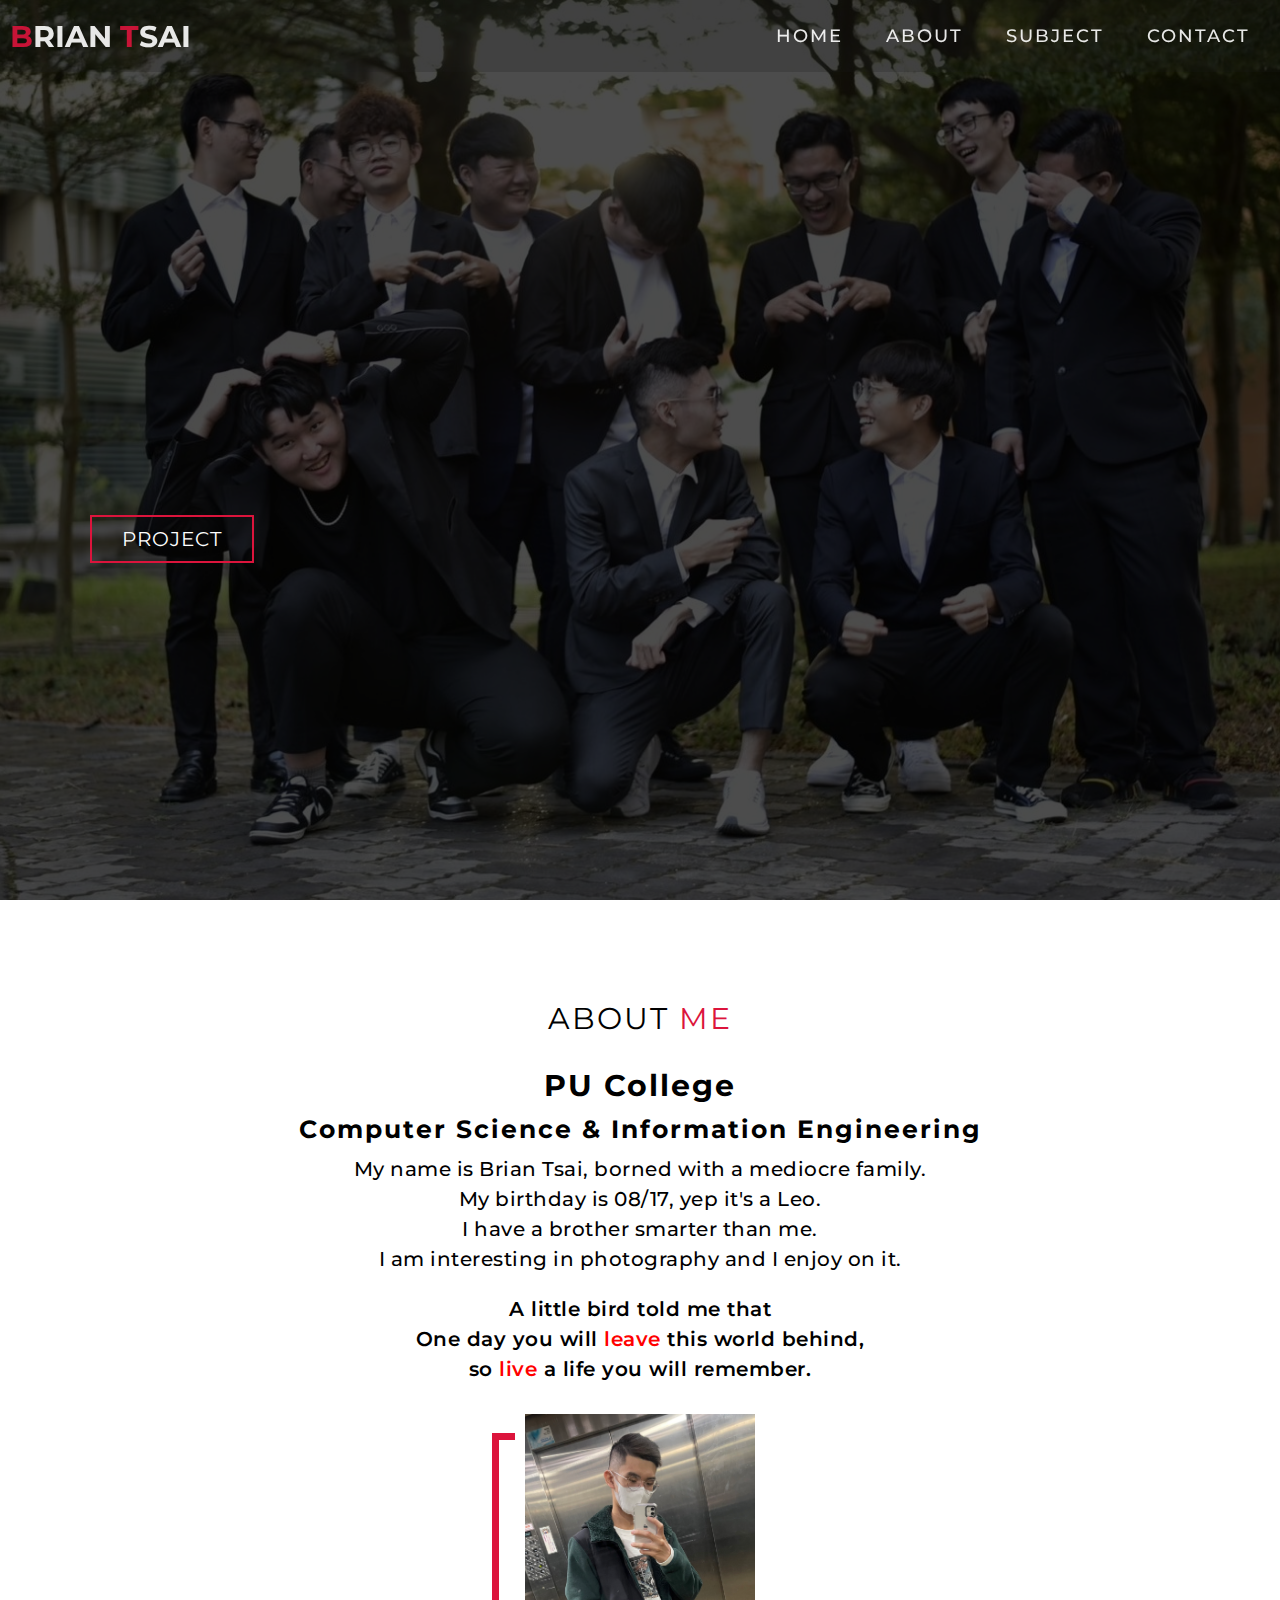
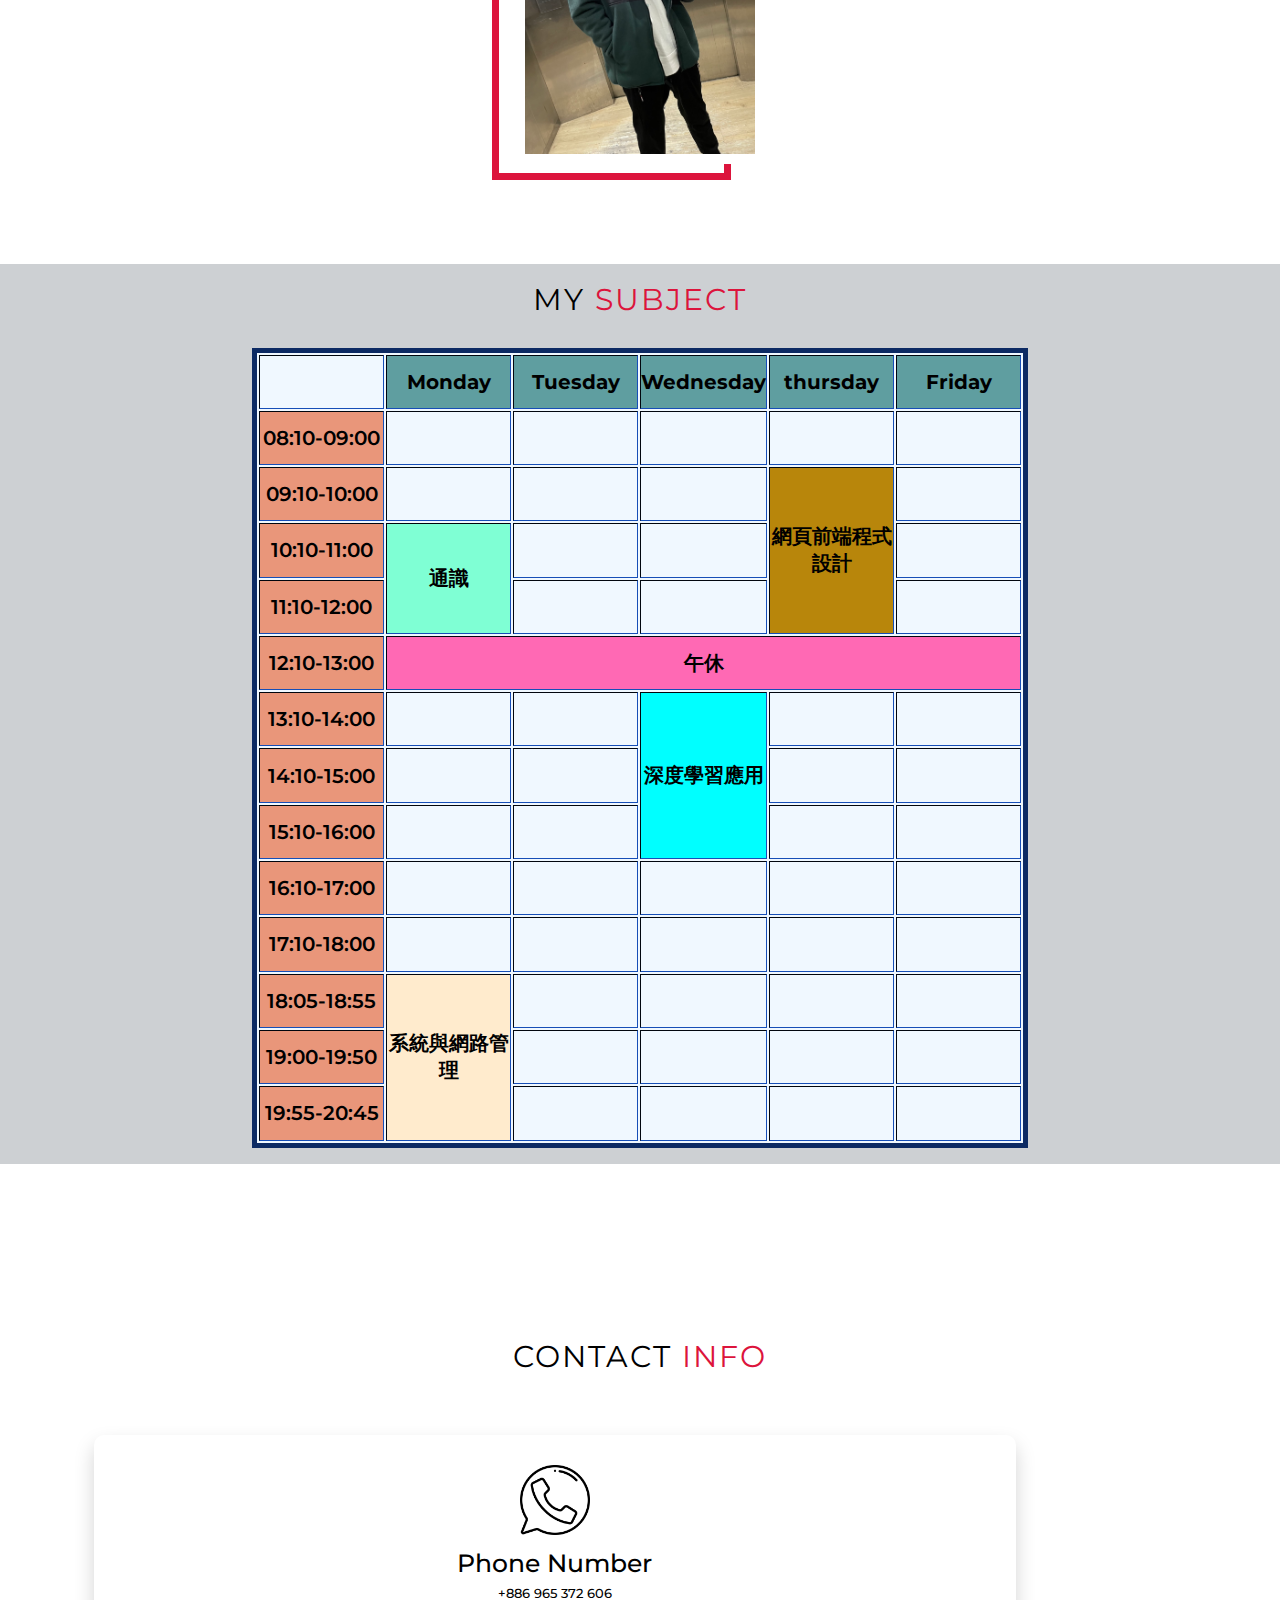
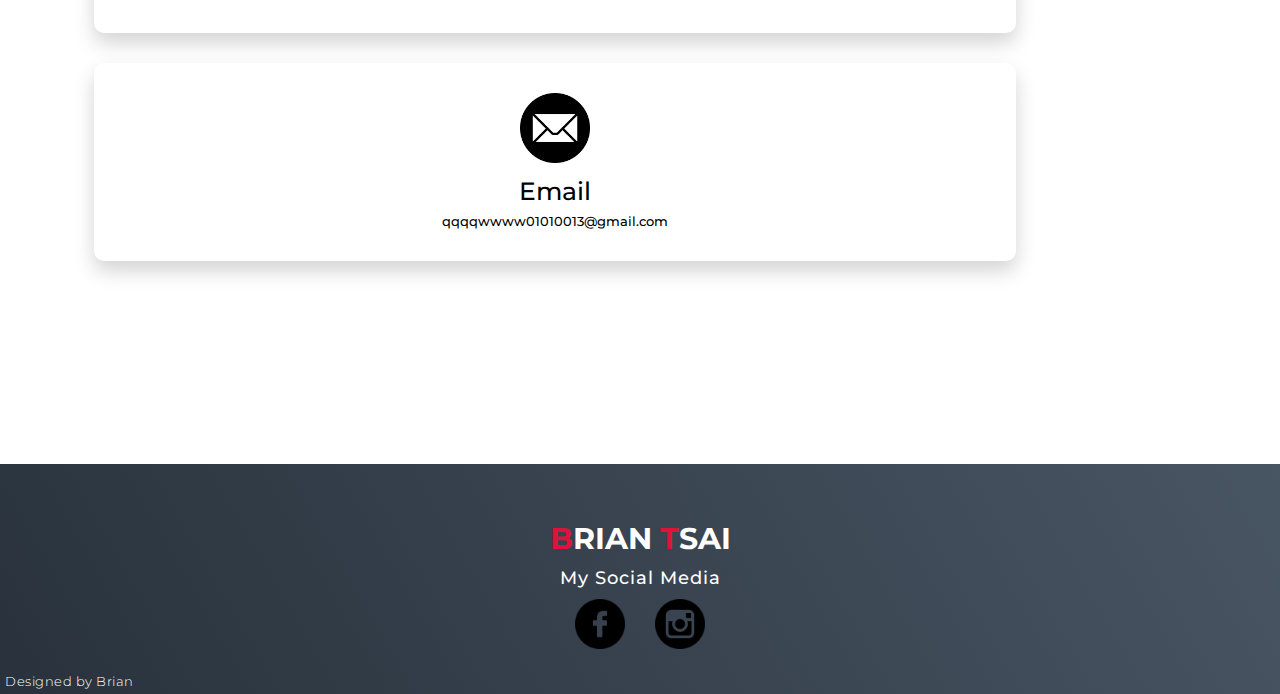
<file: personalWeb1/index.html>
<!DOCTYPE html>
<html lang="en">
<head>
    <meta charset="UTF-8">
    <meta http-equiv="X-UA-Compatible" content="IE=edge">
    <meta name="viewport" content="width=device-width, initial-scale=1.0">
    <script src="https://ajax.googleapis.com/ajax/libs/jquery/3.6.0/jquery.min.js"></script>
    <link rel="stylesheet" href="style.css">
    <title>My Website</title>
</head>

<body>
    <section class="headerSec">
        <div class="header container">
            <div class="nav-bar">
                <div class="brand">
                    <div class="logo">
                        <h1><span>B</span>rian <span>T</span>sai</h1>
                    </div>  
                </div>
                <div class="list">
                    <div class="rwd">
                        <div class="bar"></div>
                    </div>
                    <ul>
                        <li><a href="#main" data-after="Home">Home</a></li>
                        <li><a href="#about" data-after="About">About</a></li>
                        <li><a href="#subject" data-after="About">Subject</a></li>
                        <li><a href="#contact" data-after="Contact">Contact</a></li>
                    </ul>
                </div>
            </div>
        </div>
    </section>

    <section class="mainSec" id="main">
        <div class="main container">
            <div>
                <h1>Hello, <span></span></h1>
                <h1>My Name is <span></span></h1>
                <h1>Brian <span></span></h1>
                <a href="../index.html" target="_blank" type="button" class="cta">Project</a>
            </div>
        </div>
    </section>
    <section class="aboutSec" id="about">
        <div class="about container">
            <div class="col-left">
                <div class="about-img">
                    <img src="img/S__17965073.jpg" alt="My Photo">
                </div>
            </div>
            <div class="col-right">
                <h1 class="section-title">About <span>me</span></h1>
                <h2>PU College</h2>
                <h2 style="font-size: 25px">Computer Science & Information Engineering</h2>
                <p>My name is Brian Tsai, 
                    borned with a mediocre family.<br>
                    My birthday is 08/17, yep it's a Leo.<br>
                    I have a brother smarter than me.<br>
                    I am interesting in photography and I enjoy on it.<br>
                    <p style="font-weight: 600;">A little bird told me that<br>
                        One day you will <span style="color: red;">leave</span> this world behind,<br>
                        so <span style="color: red;">live</span> a life you will remember.</p>
                </p>
            </div>
        </div>
    </section>

    <section class="subjectSec" id="subject">
        <div class="subject container">
            <div>
                <h1 class="section-title">My <span>Subject</span></h1>
                <table class="subjectTab" border="2" align="center">
                    <tr class="weekdays">
                      <th style="width: 125px; height: 40px" class="blank"></th>
                      <th style="width: 125px">Monday</th>
                      <th style="width: 125px">Tuesday</th>
                      <th style="width: 125px">Wednesday</th>
                      <th style="width: 125px">thursday</th>
                      <th style="width: 125px">Friday</th>
                    </tr>
                    <tr>
                      <td style="height: 40px" class="time">08:10-09:00</td>
                      <td></td>
                      <td></td>
                      <td></td>
                      <td></td>
                      <td></td>
                    </tr>
                    <tr>
                      <td style="height: 40px" class="time">09:10-10:00</td>
                      <td></td>
                      <td></td>
                      <td></td>
                      <td rowspan="3" class="class4">網頁前端程式設計</td>
                      <td></td>
                    </tr>
                    <tr>
                      <td style="height: 40px" class="time">10:10-11:00</td>
                      <td rowspan="2" class="class1">通識</td>
                      <td></td>
                      <td></td>
                      <td></td>
                    </tr>
                    <tr>
                      <td style="height: 40px" class="time">11:10-12:00</td>
                      <td></td>
                      <td></td>
                      <td></td>
                    </tr>
                    <tr>
                      <td style="height: 40px" class="time">12:10-13:00</td>
                      <td colspan="5" class="noon">午休</td>
                    </tr>
                    <tr>
                      <td style="height: 40px" class="time">13:10-14:00</td>
                      <td></td>
                      <td></td>
                      <td rowspan="3" class="class2">深度學習應用</td>
                      <td></td>
                      <td></td>
                    </tr>
                    <tr>
                      <td style="height: 40px" class="time">14:10-15:00</td>
                      <td></td>
                      <td></td>
                      <td></td>
                      <td></td>
                    </tr>
                    <tr>
                      <td style="height: 40px" class="time">15:10-16:00</td>
                      <td></td>
                      <td></td>
                      <td></td>
                      <td></td>
                    </tr>
                    <tr>
                      <td style="height: 40px" class="time">16:10-17:00</td>
                      <td></td>
                      <td></td>
                      <td></td>
                      <td></td>
                      <td></td>
                    </tr>
                    <tr>
                      <td style="height: 40px" class="time">17:10-18:00</td>
                      <td></td>
                      <td></td>
                      <td></td>
                      <td></td>
                      <td></td>
                    </tr>
                    <tr>
                      <td style="height: 40px" class="time">18:05-18:55</td>
                      <td rowspan="3" class="class3">系統與網路管理</td>
                      <td></td>
                      <td></td>
                      <td></td>
                      <td></td>
                    </tr>
                    <tr>
                      <td style="height: 40px" class="time">19:00-19:50</td>
                      <td></td>
                      <td></td>
                      <td></td>
                      <td></td>
                    </tr>
                    <tr>
                      <td style="height: 40px" class="time">19:55-20:45</td>
                      <td></td>
                      <td></td>
                      <td></td>
                      <td></td>
                    </tr>
                  </table>
            </div>
        </div>
    </section>

    <section class="contactSec" id="contact">
        <div class="contact container">
            <div>
                <h1 class="section-title">Contact <span>info</span></h1>
            </div>
            <div class="contact-items">
                <div class="contact-item">
                    <div class="icon"><img src="../icon/phone-message.png" /></div>
                    <div class="contact-info">
                        <h1>Phone Number</h1>
                        <h2>+886 965 372 606</h2>
                    </div>
                </div>
                <div class="contact-item">
                    <div class="icon"><img src="../icon/email.png" /></div>
                    <div class="contact-info">
                        <h1>Email</h1>
                        <h2>qqqqwwww01010013@gmail.com</h2>
                    </div>
                </div>
            </div>
        </div>
    </section>

    <section class="footerSec">
        <div class="footer container">
            <div class="brand">
                <h1><span>B</span>rian <span>T</span>sai</h1>
            </div>
            <h2>My Social Media</h2>
            <div class="social-icon">
                <div class="social-item">
                    <a href="https://www.facebook.com/profile.php?id=100002653008707" target="_blank"><img src="../icon/facebook.png"/></a>
                </div>
                <div class="social-item">
                    <a href="https://www.instagram.com/_0817_m/?theme=dark" target="_blank"><img src="../icon/instagram.png"/></a>
                </div>
            </div>
        </div>
        <p style="margin-left:5px">Designed by Brian</p>
    </section>
    </div>
    
    <script src="js.js"></script>
</body>
</html>
</file>
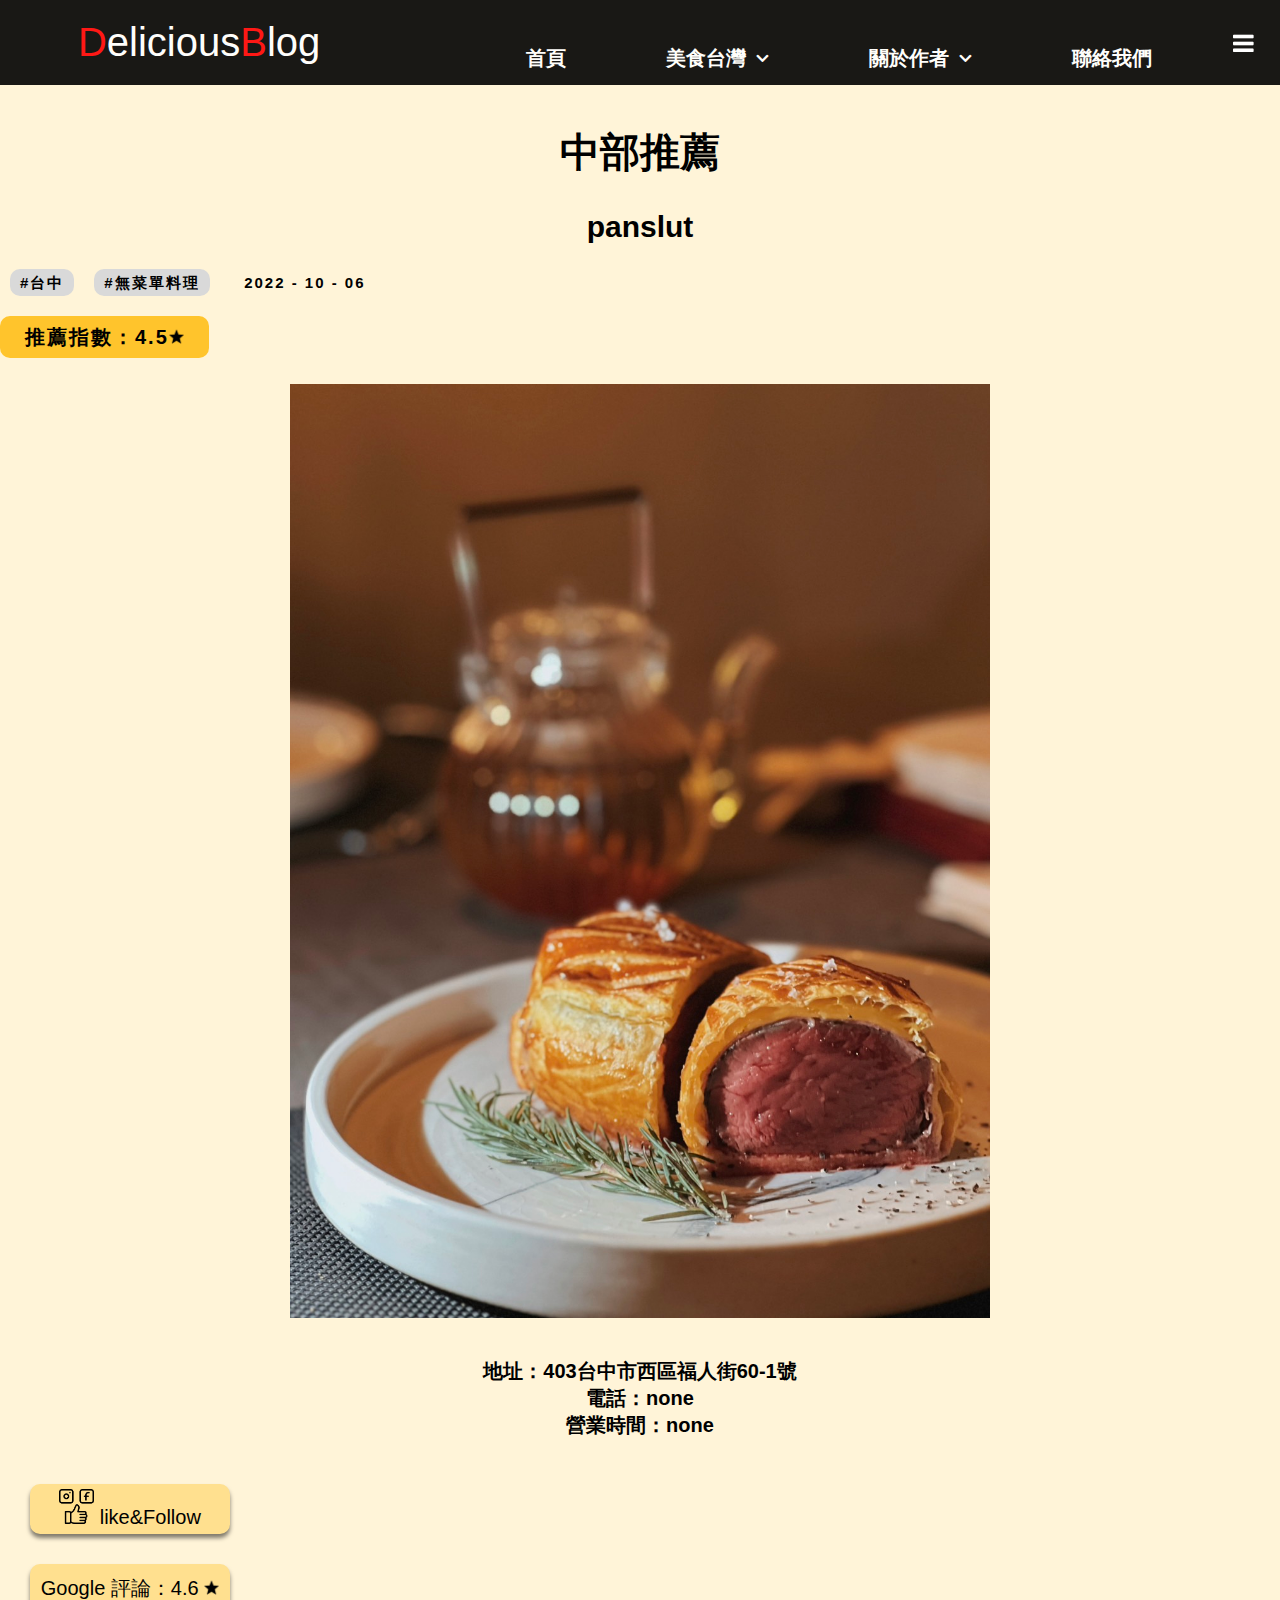
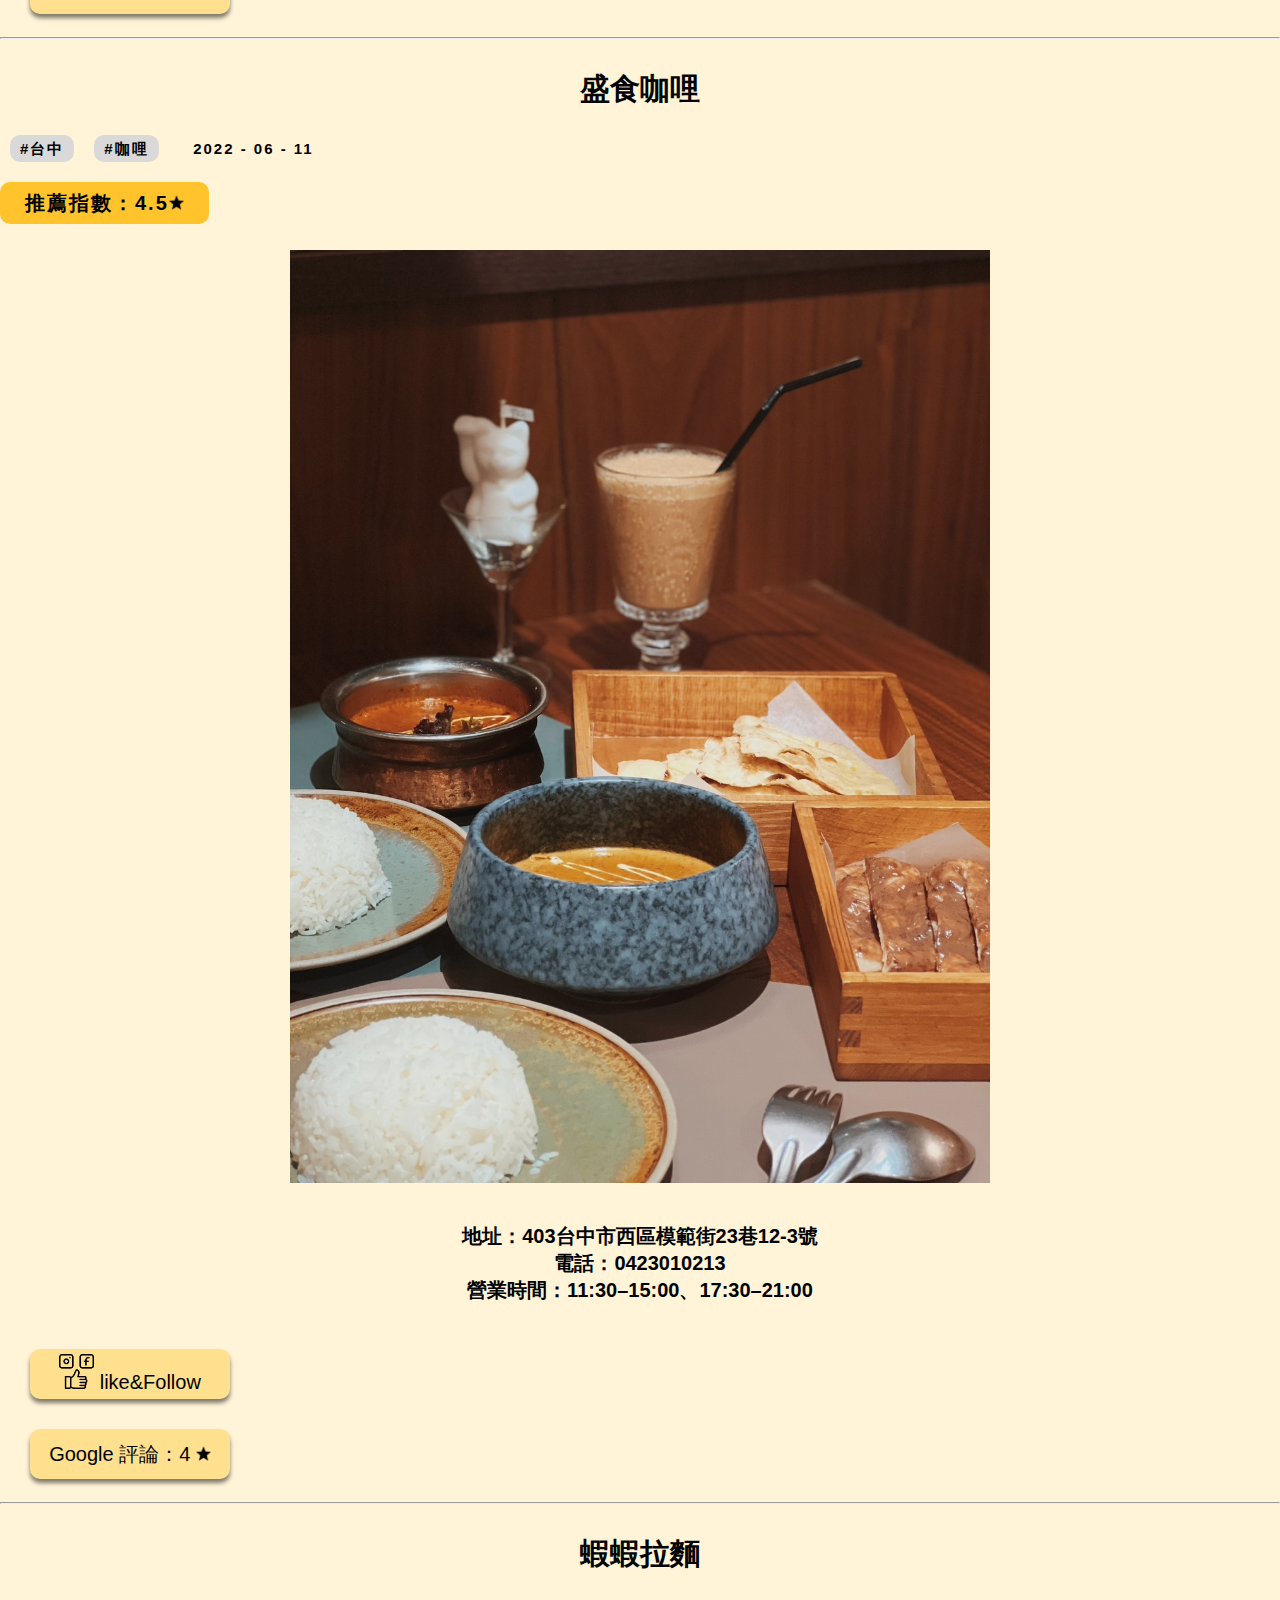
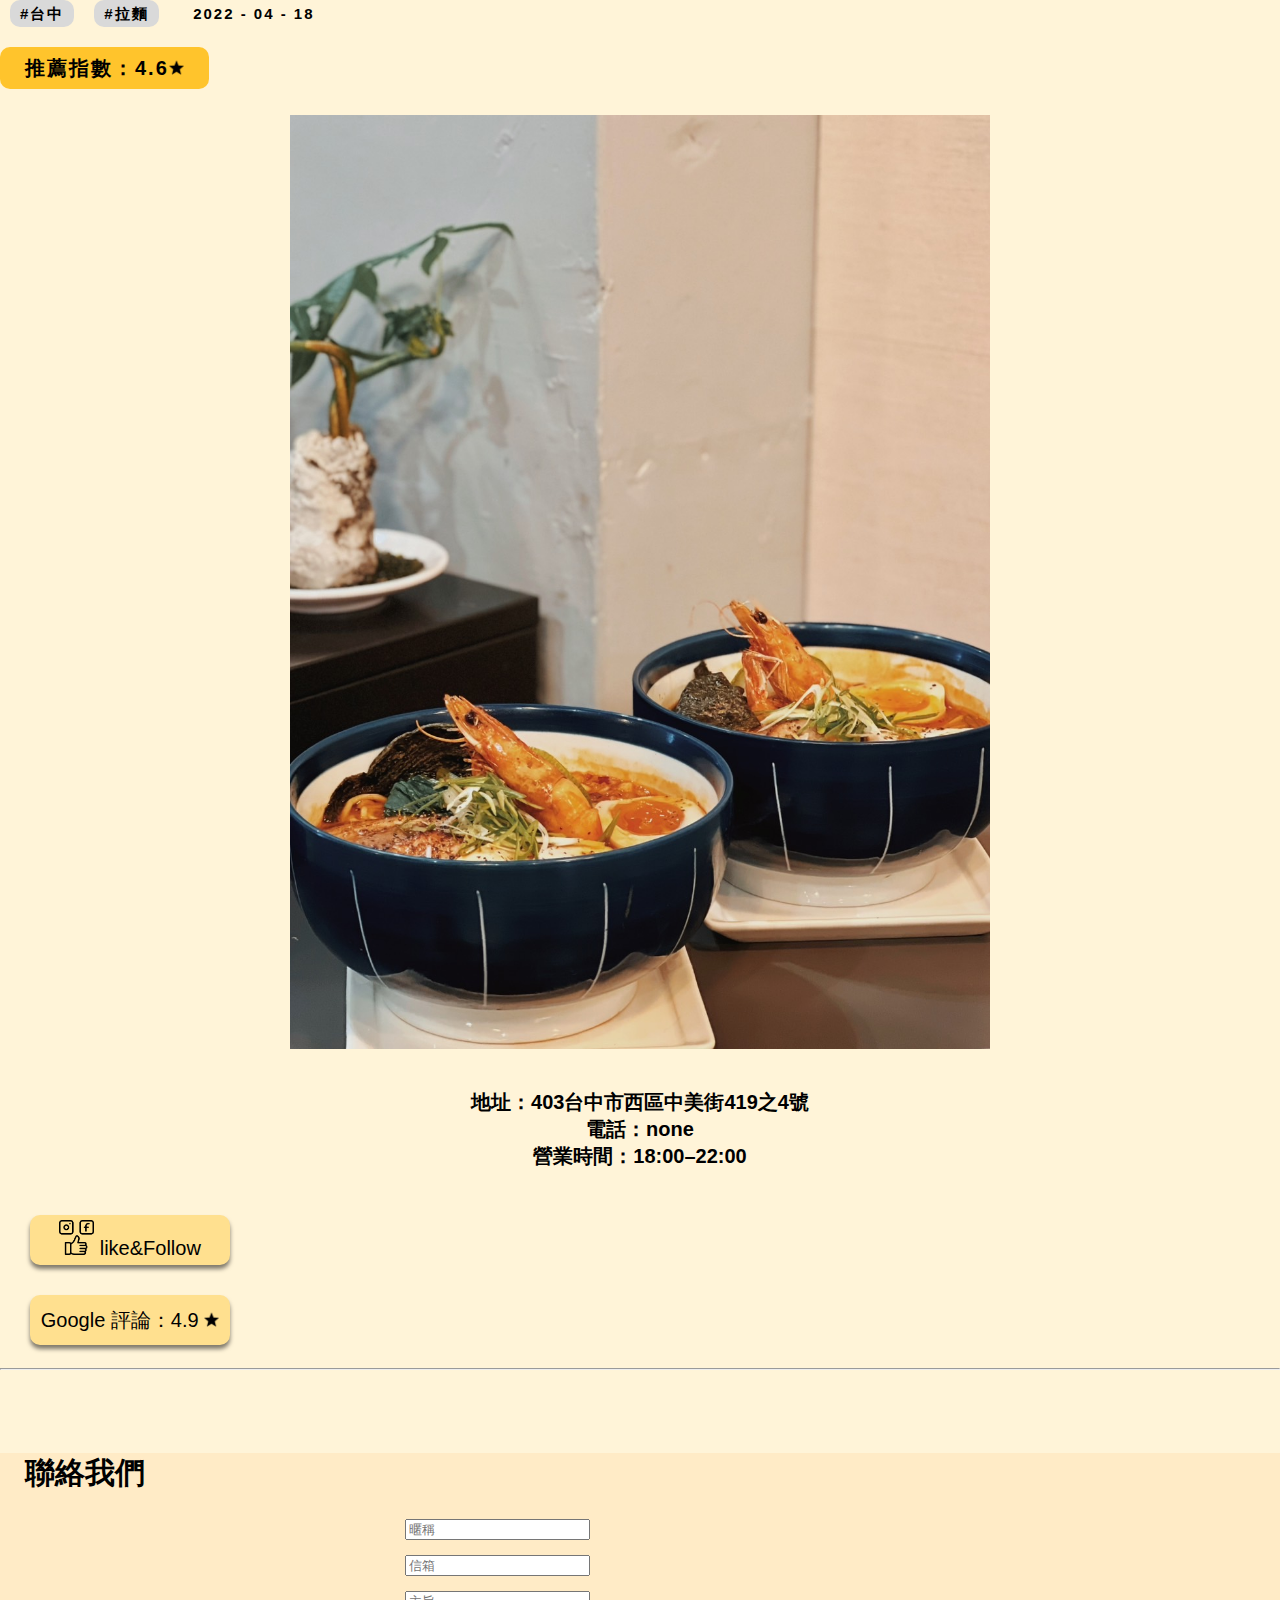
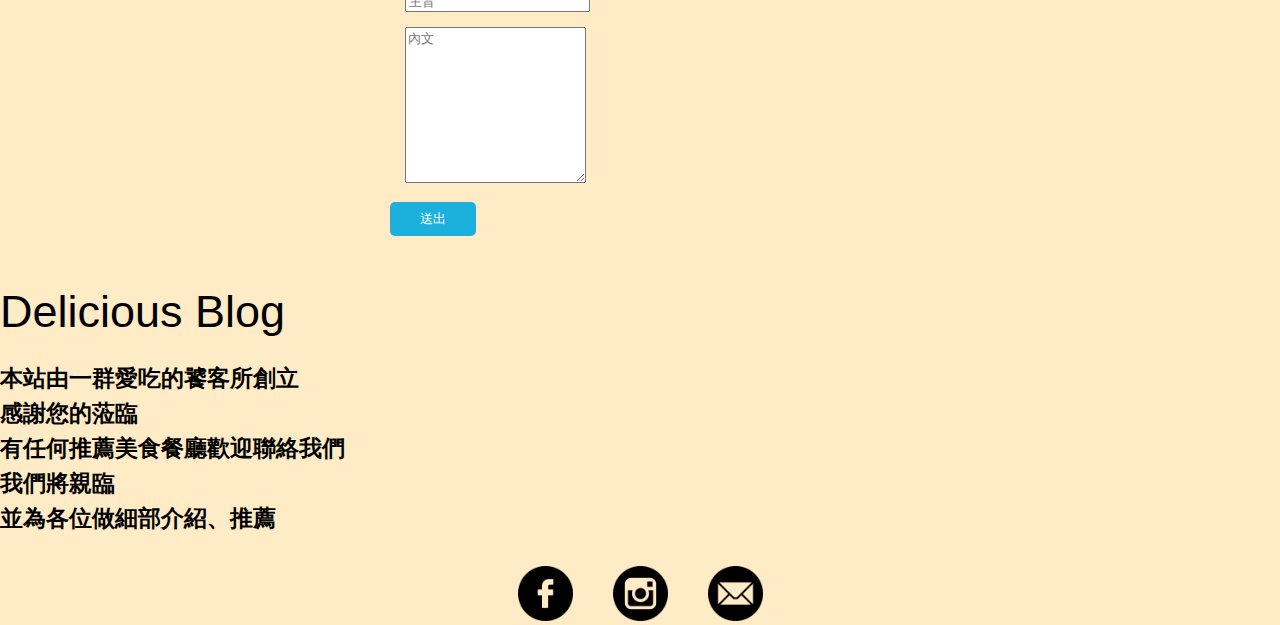
<file: Centralfood.html>
<!DOCTYPE html>
<html lang="en">
<head>
    <meta charset="UTF-8">
    <meta http-equiv="X-UA-Compatible" content="IE=edge">
    <meta name="viewport" content="width=device-width, initial-scale=1.0">
    <link href="https://cdn.jsdelivr.net/npm/bootstrap@5.0.2/dist/css/bootstrap.min.css" rel="stylesheet" integrity="sha384-EVSTQN3/azprG1Anm3QDgpJLIm9Nao0Yz1ztcQTwFspd3yD65VohhpuuCOmLASjC" crossorigin="anonymous">
    <script src="https://cdn.jsdelivr.net/npm/bootstrap@5.0.2/dist/js/bootstrap.bundle.min.js" integrity="sha384-MrcW6ZMFYlzcLA8Nl+NtUVF0sA7MsXsP1UyJoMp4YLEuNSfAP+JcXn/tWtIaxVXM" crossorigin="anonymous"></script>
    <script src="https://ajax.googleapis.com/ajax/libs/jquery/3.6.0/jquery.min.js"></script>
    <link href='https://maxcdn.bootstrapcdn.com/font-awesome/4.5.0/css/font-awesome.min.css' rel='stylesheet'></link>

    <link href="style.css" rel="stylesheet">
    <script src="json.json"></script>
    <script src="js.js"></script>
    <title>Delicious Blog</title>
</head>

<body>
    <div class="wrapper">
        <div class="headerPage"></div>
        <main>
            <aside>
                <img class="goTopButton" title="回到頂端" src="icon/arrow.png">
            </aside>
            <div class="container">    
                <article>
                    <section>
                        <div class="areaHeader">中部推薦</div>
                    </section>

                    <!--food-->
                    <section>
                        <div class="foodName">
                            <div class="foodNameCentral1"></div>

                        </div>
                    </section>
                    <section class="hashSec">
                        <div class="container">
                            <div class="row justify-content-center text-center">
                                <div class="col-lg-6">
                                    <span class="hashTag">#台中</span><span class="hashTag">#無菜單料理</span>
                                    <span class="hashTime">2022 - 10 - 06</span>
                                </div>
                                <div class="col-lg-6">
                                    <span class="recommand">推薦指數：4.5<img src="icon/star.png" alt="star" style="width: 15px; height: 15px;">
                                        
                                    </span>
                                </div>
                            </div>
                        </div>
                    </section>
                    <section class="foodImageSec">
                        <img class="foodImageCentral1" src="#">
                    </section>
                    <section class="foodInfoSec">
                        <span>地址：</span><span class="foodLocationCentral1">地址</span><br>
                        <span>電話：</span><span class="foodPhoneCentral1">連絡電話</span><br>
                        <span>營業時間：</span><span class="foodWorkingTimeCentral1">營業時間</span>
                    </section>
                    <section class="likeFollowButton">
                        <div class="container">
                            <div class="row justify-content-center text-center">
                                <div class="col-lg-6">
                                    <button><img src="icon/social-media.png" alt="Like&Follow" style="width: 35px; height: 35px;">
                                        like&Follow</button>
                                </div>
                                <div class="col-lg-6">
                                    <button>Google 評論：4.6
                                        <img src="icon/star.png" alt="star" style="width: 15px; height: 15px;">
                                    </button>
                                </div> 
                            </div>
                        </div>
                    </section>
                    <hr>
                    <!--foodEnd-->  
                    <section>
                        <div class="foodName">
                            <div class="foodNameCentral2"></div>

                        </div>
                    </section>
                    <section class="hashSec">
                        <div class="container">
                            <div class="row justify-content-center text-center">
                                <div class="col-lg-6">
                                    <span class="hashTag">#台中</span><span class="hashTag">#咖哩</span>
                                    <span class="hashTime">2022 - 06 - 11</span>
                                </div>
                                <div class="col-lg-6">
                                    <span class="recommand">推薦指數：4.5<img src="icon/star.png" alt="star" style="width: 15px; height: 15px;">
                                        
                                    </span>
                                </div>
                            </div>
                        </div>
                    </section>
                    <section class="foodImageSec">
                        <img class="foodImageCentral2" src="#">
                    </section>
                    <section class="foodInfoSec">
                        <span>地址：</span><span class="foodLocationCentral2">地址</span><br>
                        <span>電話：</span><span class="foodPhoneCentral2">連絡電話</span><br>
                        <span>營業時間：</span><span class="foodWorkingTimeCentral2">營業時間</span>
                    </section>
                    <section class="likeFollowButton">
                        <div class="container">
                            <div class="row justify-content-center text-center">
                                <div class="col-lg-6">
                                    <button><img src="icon/social-media.png" alt="Like&Follow" style="width: 35px; height: 35px;">
                                        like&Follow</button>
                                </div>
                                <div class="col-lg-6">
                                    <button>Google 評論：4
                                        <img src="icon/star.png" alt="star" style="width: 15px; height: 15px;">
                                    </button>
                                </div> 
                            </div>
                        </div>
                    </section>
                    <hr> 
                    <section>
                        <div class="foodName">
                            <div class="foodNameCentral3"></div>

                        </div>
                    </section>
                    <section class="hashSec">
                        <div class="container">
                            <div class="row justify-content-center text-center">
                                <div class="col-lg-6">
                                    <span class="hashTag">#台中</span><span class="hashTag">#拉麵</span>
                                    <span class="hashTime">2022 - 04 - 18</span>
                                </div>
                                <div class="col-lg-6">
                                    <span class="recommand">推薦指數：4.6<img src="icon/star.png" alt="star" style="width: 15px; height: 15px;">
                                        
                                    </span>
                                </div>
                            </div>
                        </div>
                    </section>
                    <section class="foodImageSec">
                        <img class="foodImageCentral3" src="#">
                    </section>
                    <section class="foodInfoSec">
                        <span>地址：</span><span class="foodLocationCentral3">地址</span><br>
                        <span>電話：</span><span class="foodPhoneCentral3">連絡電話</span><br>
                        <span>營業時間：</span><span class="foodWorkingTimeCentral3">營業時間</span>
                    </section>
                    <section class="likeFollowButton">
                        <div class="container">
                            <div class="row justify-content-center text-center">
                                <div class="col-lg-6">
                                    <button><img src="icon/social-media.png" alt="Like&Follow" style="width: 35px; height: 35px;">
                                        like&Follow</button>
                                </div>
                                <div class="col-lg-6">
                                    <button>Google 評論：4.9
                                        <img src="icon/star.png" alt="star" style="width: 15px; height: 15px;">
                                    </button>
                                </div> 
                            </div>
                        </div>
                    </section>
                    <hr>                   
                </article>
                
            </div>
        </main>
        <div class="footerPage"></div>
    </div>
</body>
</html>
</file>
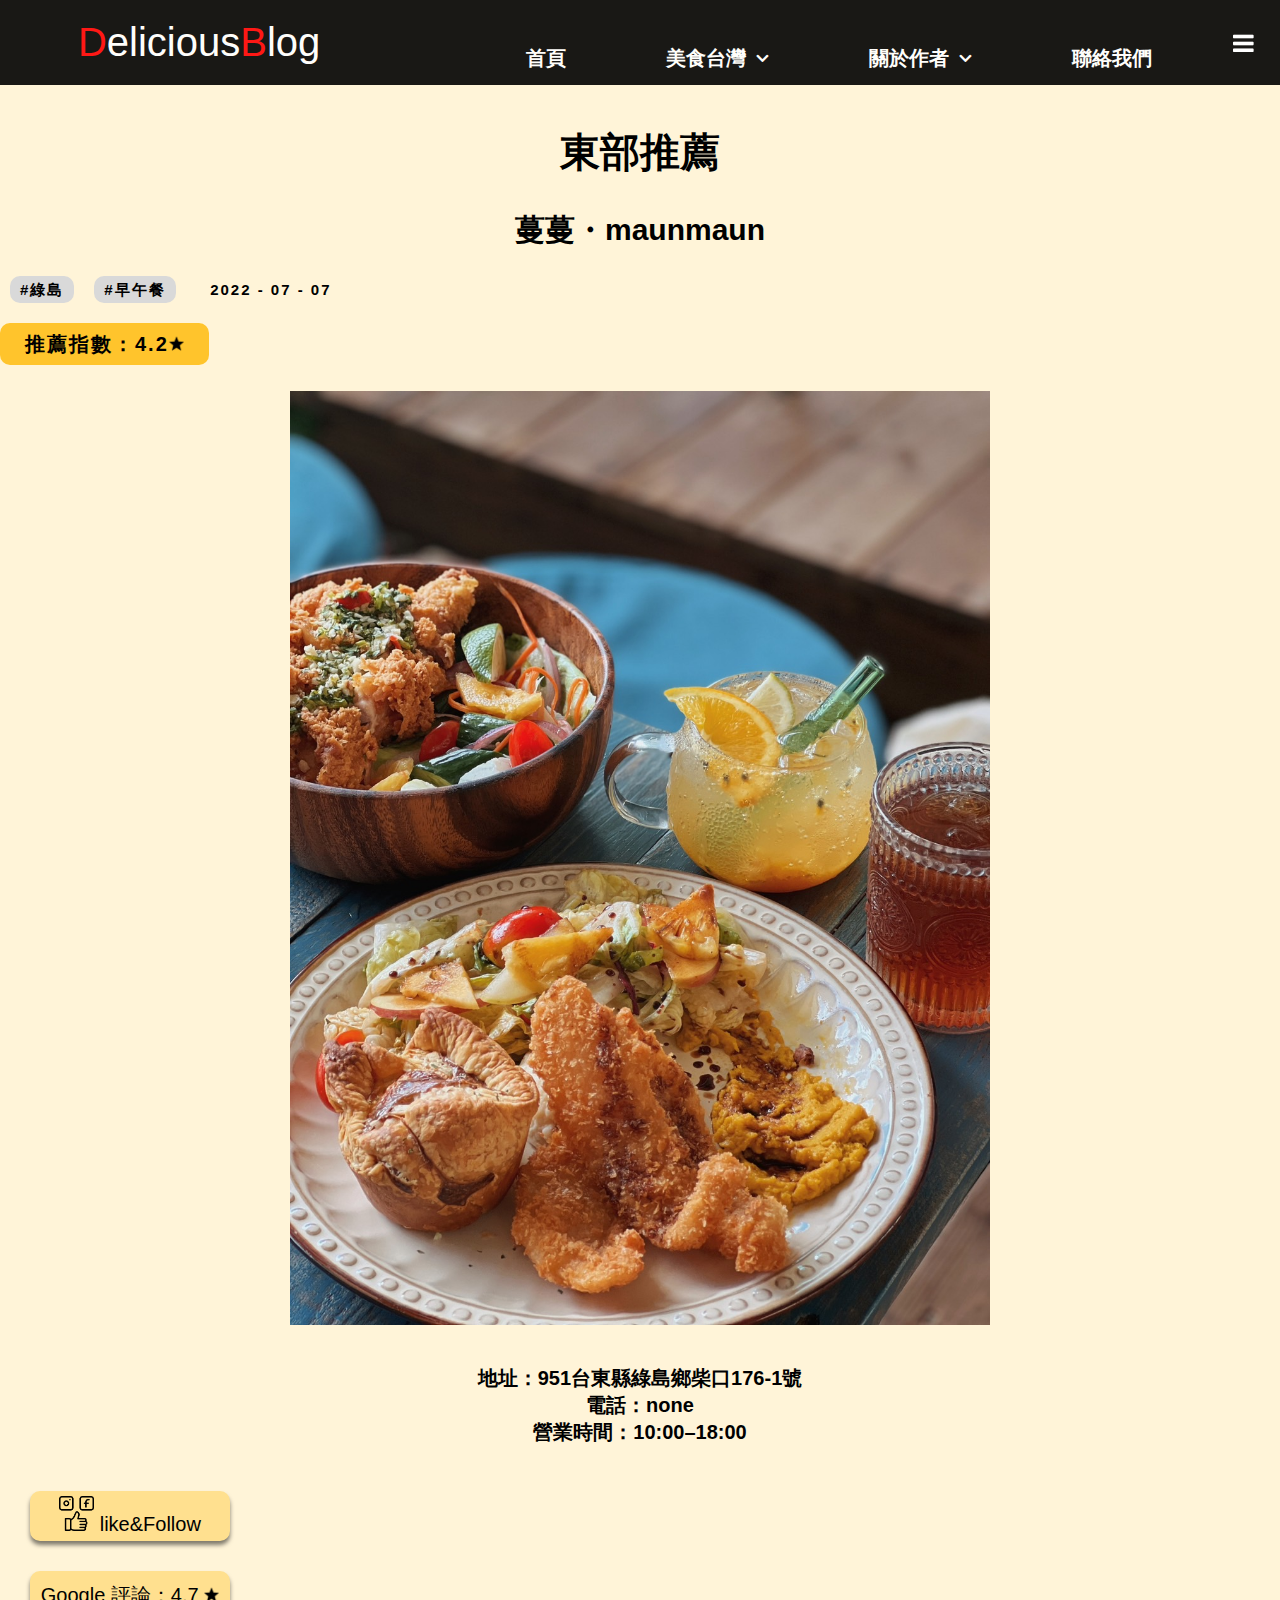
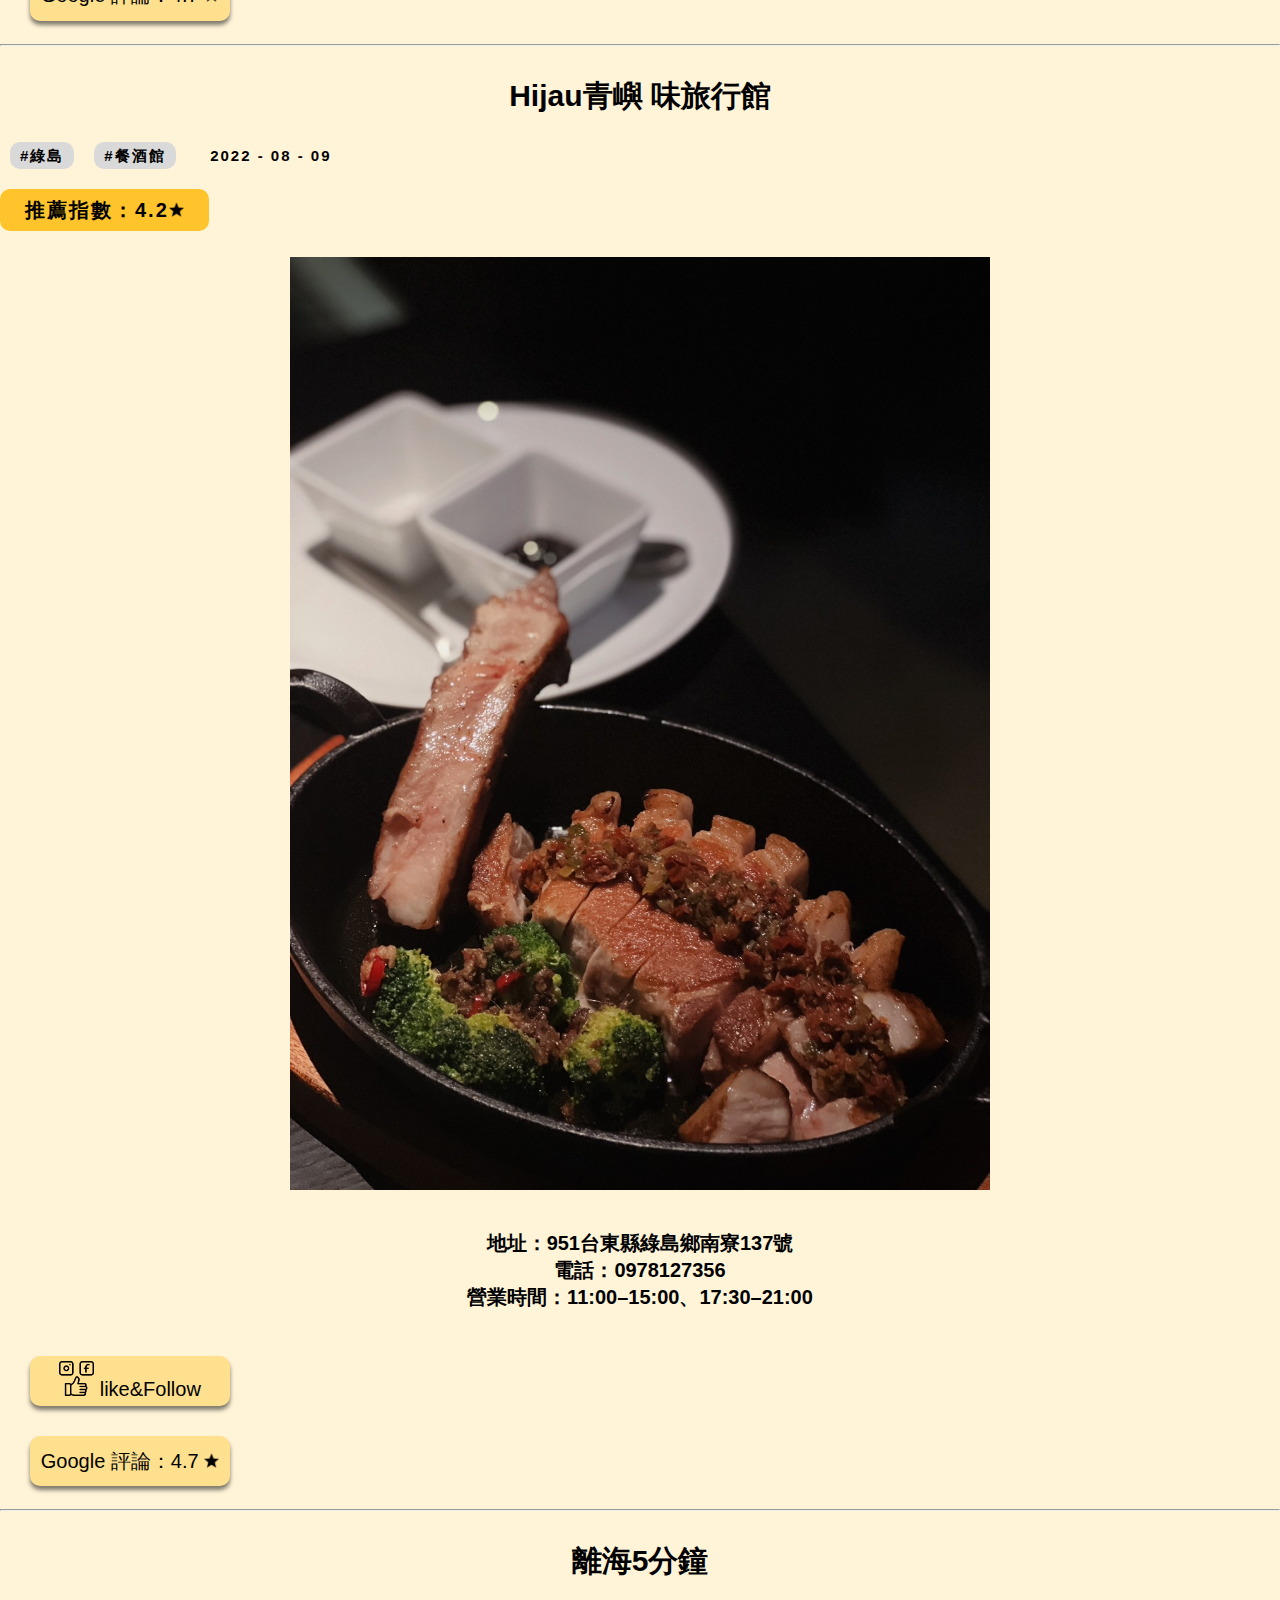
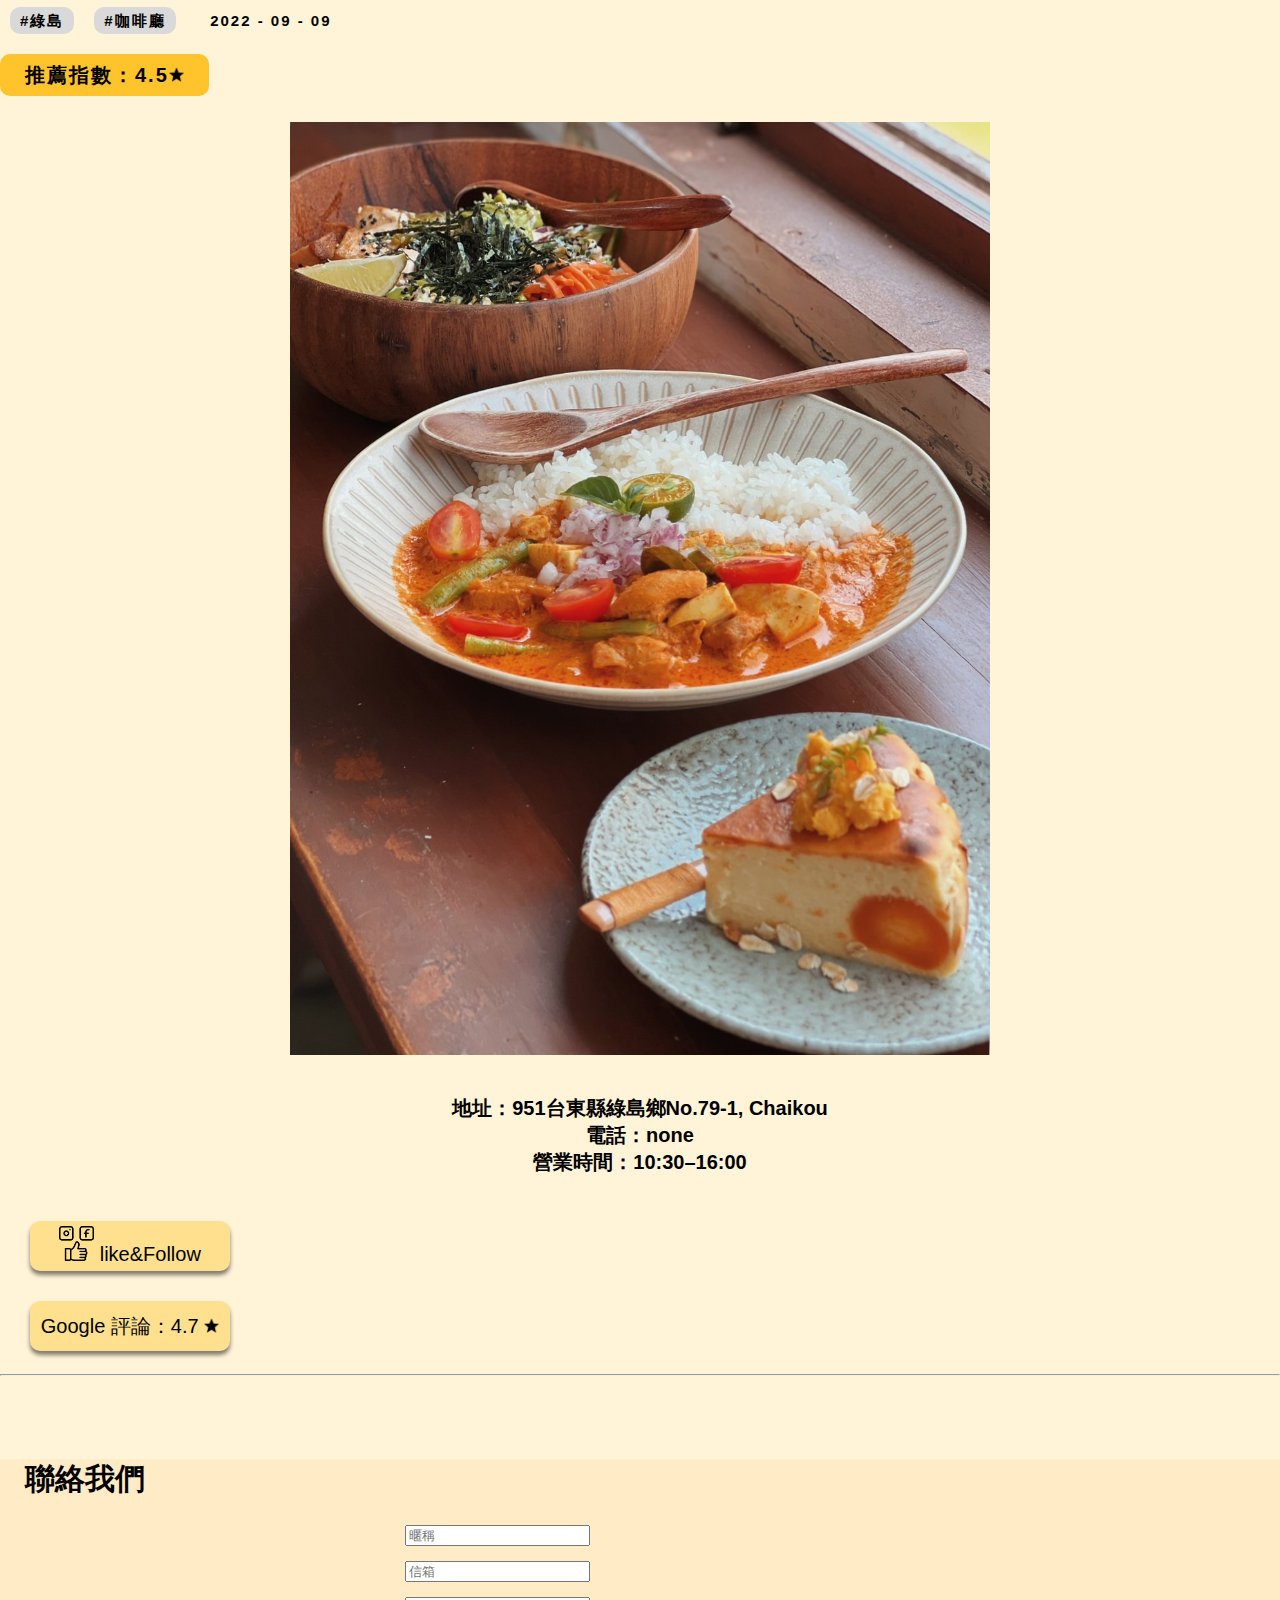
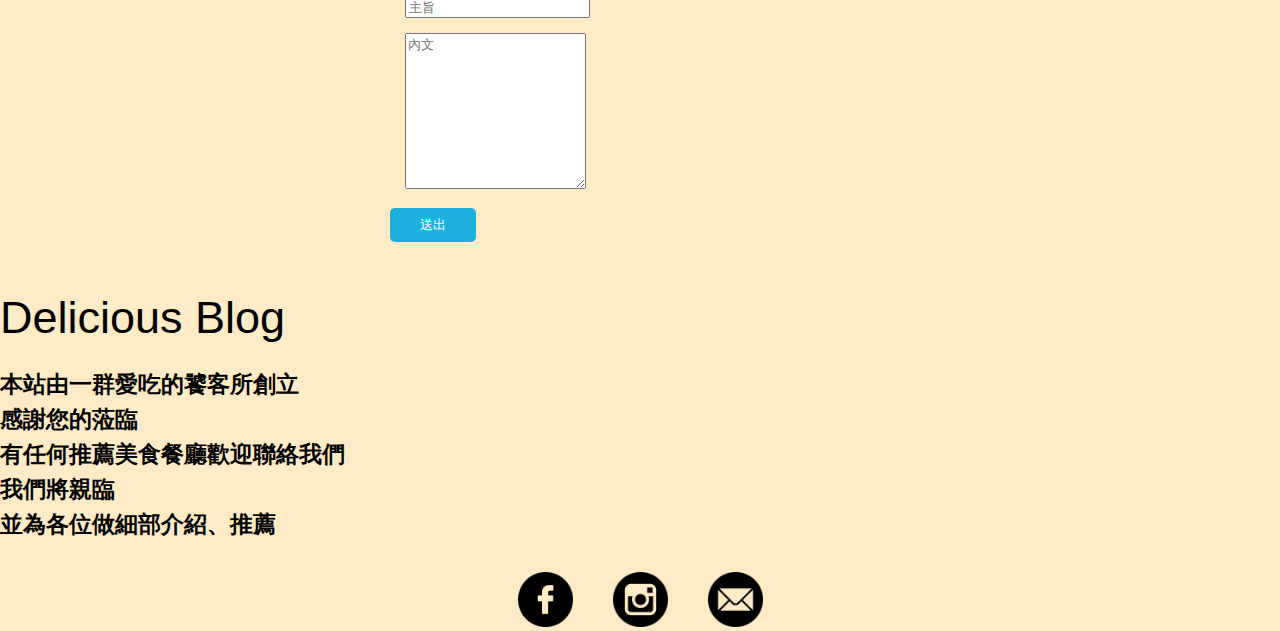
<file: Eastfood.html>
<!DOCTYPE html>
<html lang="en">
<head>
    <meta charset="UTF-8">
    <meta http-equiv="X-UA-Compatible" content="IE=edge">
    <meta name="viewport" content="width=device-width, initial-scale=1.0">
    <link href="https://cdn.jsdelivr.net/npm/bootstrap@5.0.2/dist/css/bootstrap.min.css" rel="stylesheet" integrity="sha384-EVSTQN3/azprG1Anm3QDgpJLIm9Nao0Yz1ztcQTwFspd3yD65VohhpuuCOmLASjC" crossorigin="anonymous">
    <script src="https://cdn.jsdelivr.net/npm/bootstrap@5.0.2/dist/js/bootstrap.bundle.min.js" integrity="sha384-MrcW6ZMFYlzcLA8Nl+NtUVF0sA7MsXsP1UyJoMp4YLEuNSfAP+JcXn/tWtIaxVXM" crossorigin="anonymous"></script>
    <script src="https://ajax.googleapis.com/ajax/libs/jquery/3.6.0/jquery.min.js"></script>
    <link href='https://maxcdn.bootstrapcdn.com/font-awesome/4.5.0/css/font-awesome.min.css' rel='stylesheet'></link>

    <link href="style.css" rel="stylesheet">
    <script src="json.json"></script>
    <script src="js.js"></script>
    <title>Delicious Blog</title>
</head>

<body>
    <div class="wrapper">
        <div class="headerPage"></div>
        <main>
            <aside>
                <img class="goTopButton" title="回到頂端" src="icon/arrow.png">
            </aside>
            <div class="container">    
                <article>
                    <section>
                        <div class="areaHeader">東部推薦</div>
                    </section>

                    <!--food-->
                    <section>
                        <div class="foodName">
                            <div class="foodNameEast1"></div>

                        </div>
                    </section>
                    <section class="hashSec">
                        <div class="container">
                            <div class="row justify-content-center text-center">
                                <div class="col-lg-6">
                                    <span class="hashTag">#綠島</span><span class="hashTag">#早午餐</span>
                                    <span class="hashTime">2022 - 07 - 07</span>
                                </div>
                                <div class="col-lg-6">
                                    <span class="recommand">推薦指數：4.2<img src="icon/star.png" alt="star" style="width: 15px; height: 15px;">
                                        
                                    </span>
                                </div>
                            </div>
                        </div>
                    </section>
                    <section class="foodImageSec">
                        <img class="foodImageEast1" src="#">
                    </section>
                    <section class="foodInfoSec">
                        <span>地址：</span><span class="foodLocationEast1">地址</span><br>
                        <span>電話：</span><span class="foodPhoneEast1">連絡電話</span><br>
                        <span>營業時間：</span><span class="foodWorkingTimeEast1">營業時間</span>
                    </section>
                    <section class="likeFollowButton">
                        <div class="container">
                            <div class="row justify-content-center text-center">
                                <div class="col-lg-6">
                                    <button><img src="icon/social-media.png" alt="Like&Follow" style="width: 35px; height: 35px;">
                                        like&Follow</button>
                                </div>
                                <div class="col-lg-6">
                                    <button>Google 評論：4.7
                                        <img src="icon/star.png" alt="star" style="width: 15px; height: 15px;">
                                    </button>
                                </div> 
                            </div>
                        </div>
                    </section>
                    <hr>
                    <!--food2-->  
                    <section>
                        <div class="foodName">
                            <div class="foodNameEast2"></div>

                        </div>
                    </section>
                    <section class="hashSec">
                        <div class="container">
                            <div class="row justify-content-center text-center">
                                <div class="col-lg-6">
                                    <span class="hashTag">#綠島</span><span class="hashTag">#餐酒館</span>
                                    <span class="hashTime">2022 - 08 - 09</span>
                                </div>
                                <div class="col-lg-6">
                                    <span class="recommand">推薦指數：4.2<img src="icon/star.png" alt="star" style="width: 15px; height: 15px;">
                                        
                                    </span>
                                </div>
                            </div>
                        </div>
                    </section>
                    <section class="foodImageSec">
                        <img class="foodImageEast2" src="#">
                    </section>
                    <section class="foodInfoSec">
                        <span>地址：</span><span class="foodLocationEast2">地址</span><br>
                        <span>電話：</span><span class="foodPhoneEast2">連絡電話</span><br>
                        <span>營業時間：</span><span class="foodWorkingTimeEast2">營業時間</span>
                    </section>
                    <section class="likeFollowButton">
                        <div class="container">
                            <div class="row justify-content-center text-center">
                                <div class="col-lg-6">
                                    <button><img src="icon/social-media.png" alt="Like&Follow" style="width: 35px; height: 35px;">
                                        like&Follow</button>
                                </div>
                                <div class="col-lg-6">
                                    <button>Google 評論：4.7
                                        <img src="icon/star.png" alt="star" style="width: 15px; height: 15px;">
                                    </button>
                                </div> 
                            </div>
                        </div>
                    </section>
                    <hr> 
                    <!--food3-->  
                    <section>
                        <div class="foodName">
                            <div class="foodNameEast3"></div>

                        </div>
                    </section>
                    <section class="hashSec">
                        <div class="container">
                            <div class="row justify-content-center text-center">
                                <div class="col-lg-6">
                                    <span class="hashTag">#綠島</span><span class="hashTag">#咖啡廳</span>
                                    <span class="hashTime">2022 - 09 - 09</span>
                                </div>
                                <div class="col-lg-6">
                                    <span class="recommand">推薦指數：4.5<img src="icon/star.png" alt="star" style="width: 15px; height: 15px;">
                                        
                                    </span>
                                </div>
                            </div>
                        </div>
                    </section>
                    <section class="foodImageSec">
                        <img class="foodImageEast3" src="#">
                    </section>
                    <section class="foodInfoSec">
                        <span>地址：</span><span class="foodLocationEast3">地址</span><br>
                        <span>電話：</span><span class="foodPhoneEast3">連絡電話</span><br>
                        <span>營業時間：</span><span class="foodWorkingTimeEast3">營業時間</span>
                    </section>
                    <section class="likeFollowButton">
                        <div class="container">
                            <div class="row justify-content-center text-center">
                                <div class="col-lg-6">
                                    <button><img src="icon/social-media.png" alt="Like&Follow" style="width: 35px; height: 35px;">
                                        like&Follow</button>
                                </div>
                                <div class="col-lg-6">
                                    <button>Google 評論：4.7
                                        <img src="icon/star.png" alt="star" style="width: 15px; height: 15px;">
                                    </button>
                                </div> 
                            </div>
                        </div>
                    </section>
                    <hr>                   
                </article>
                
            </div>
        </main>
        <div class="footerPage"></div>
    </div>
</body>
</html>
</file>
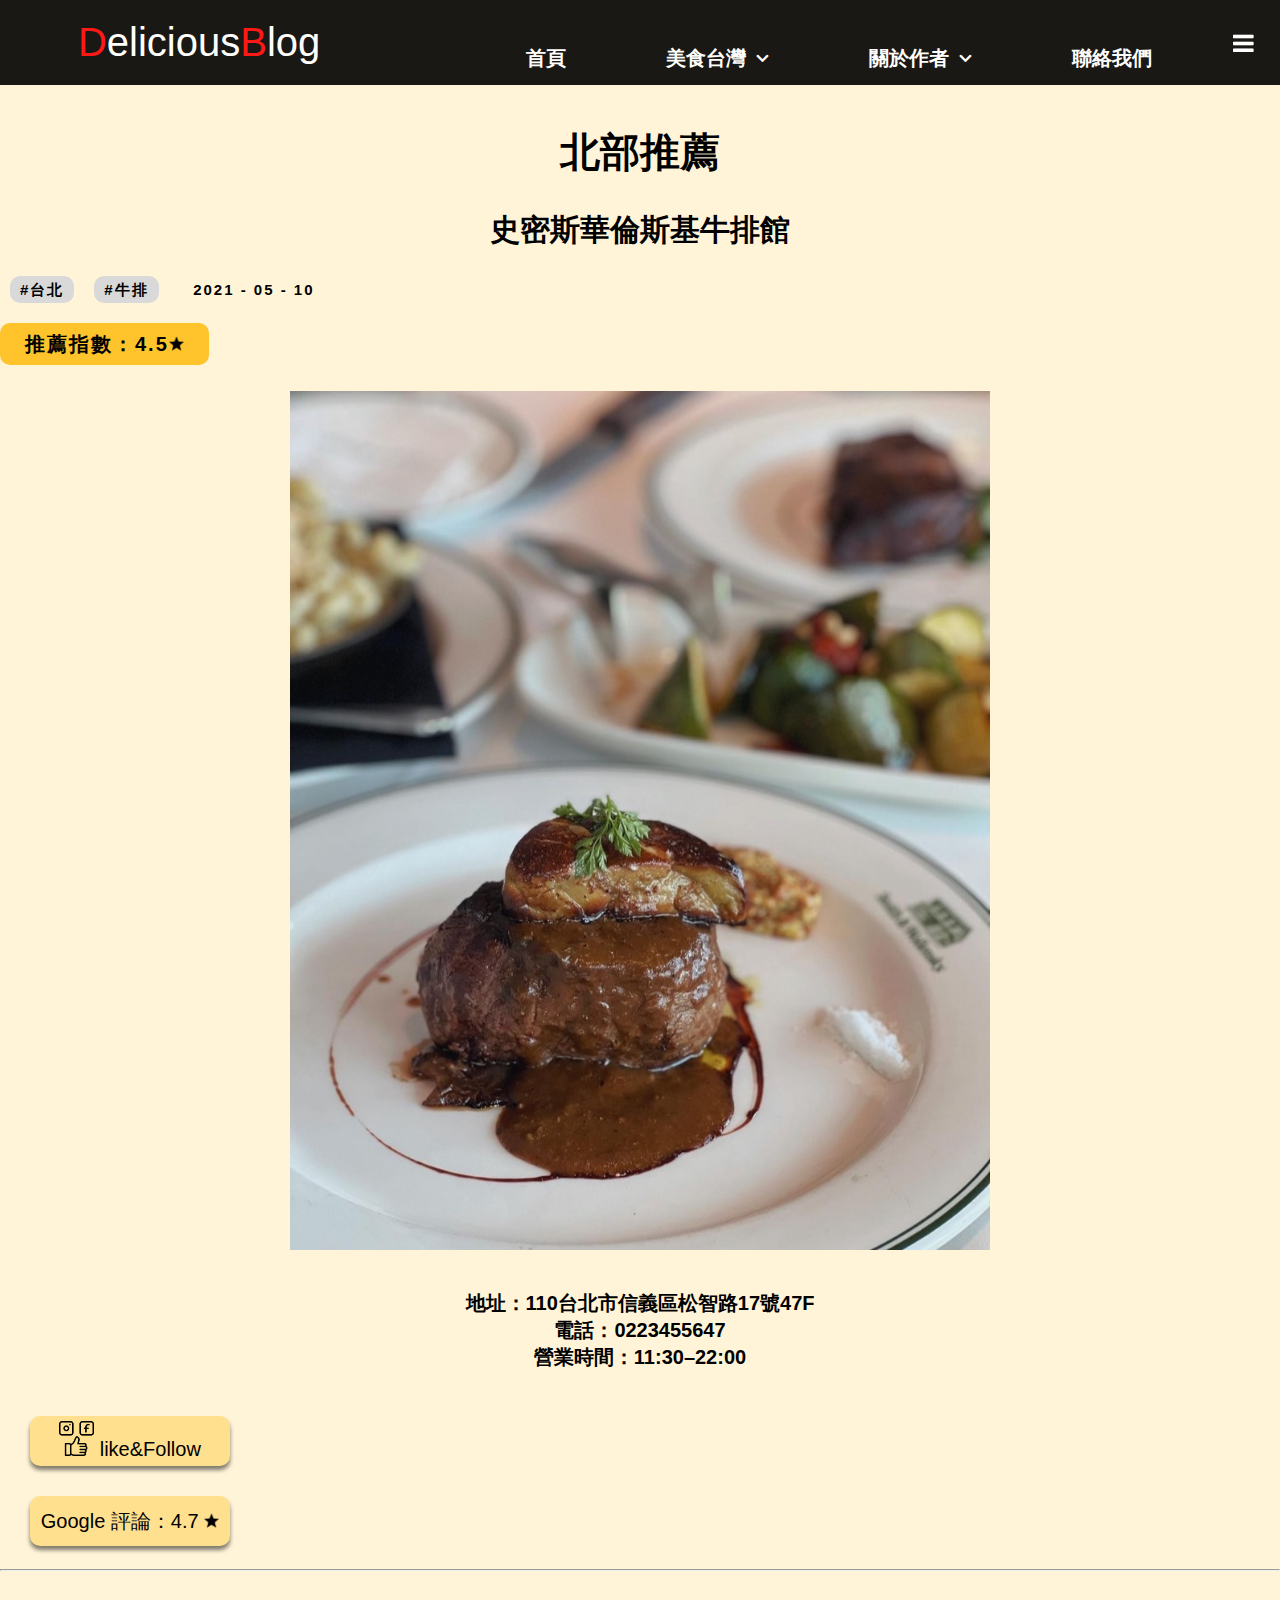
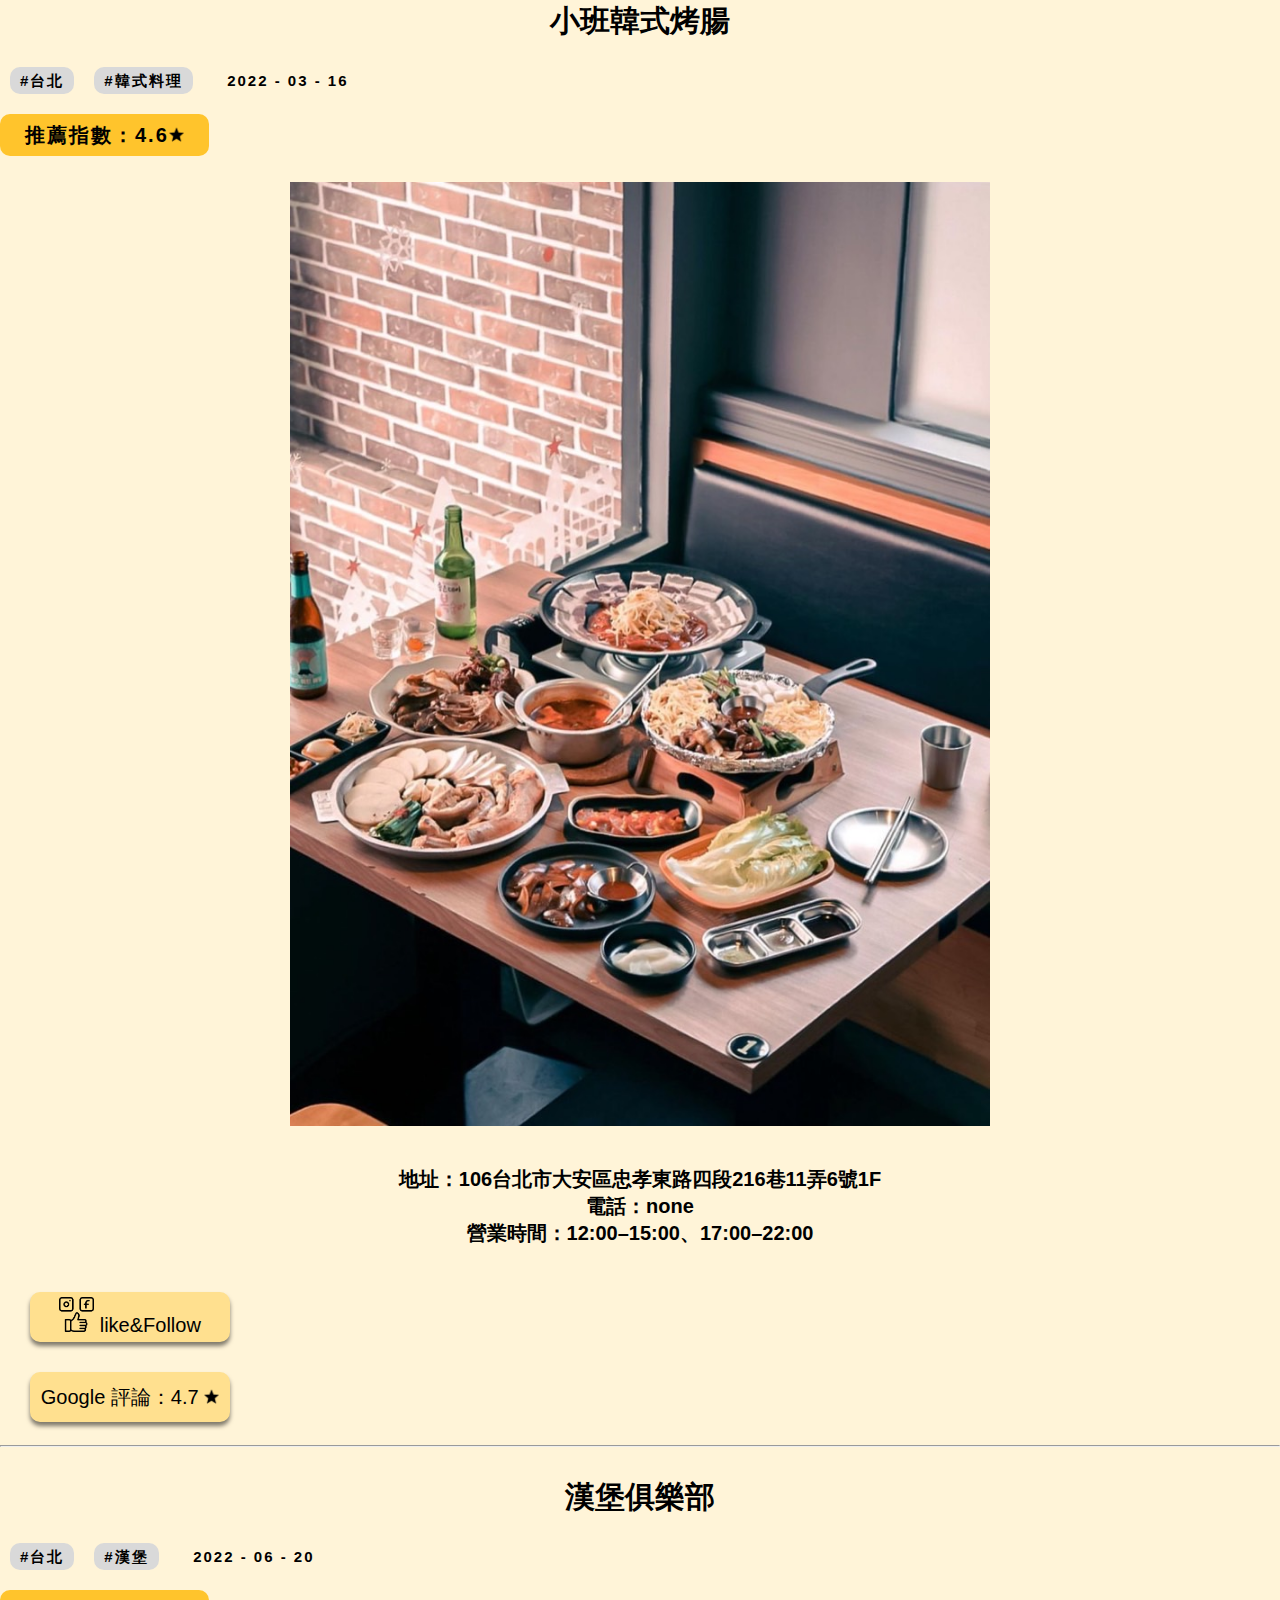
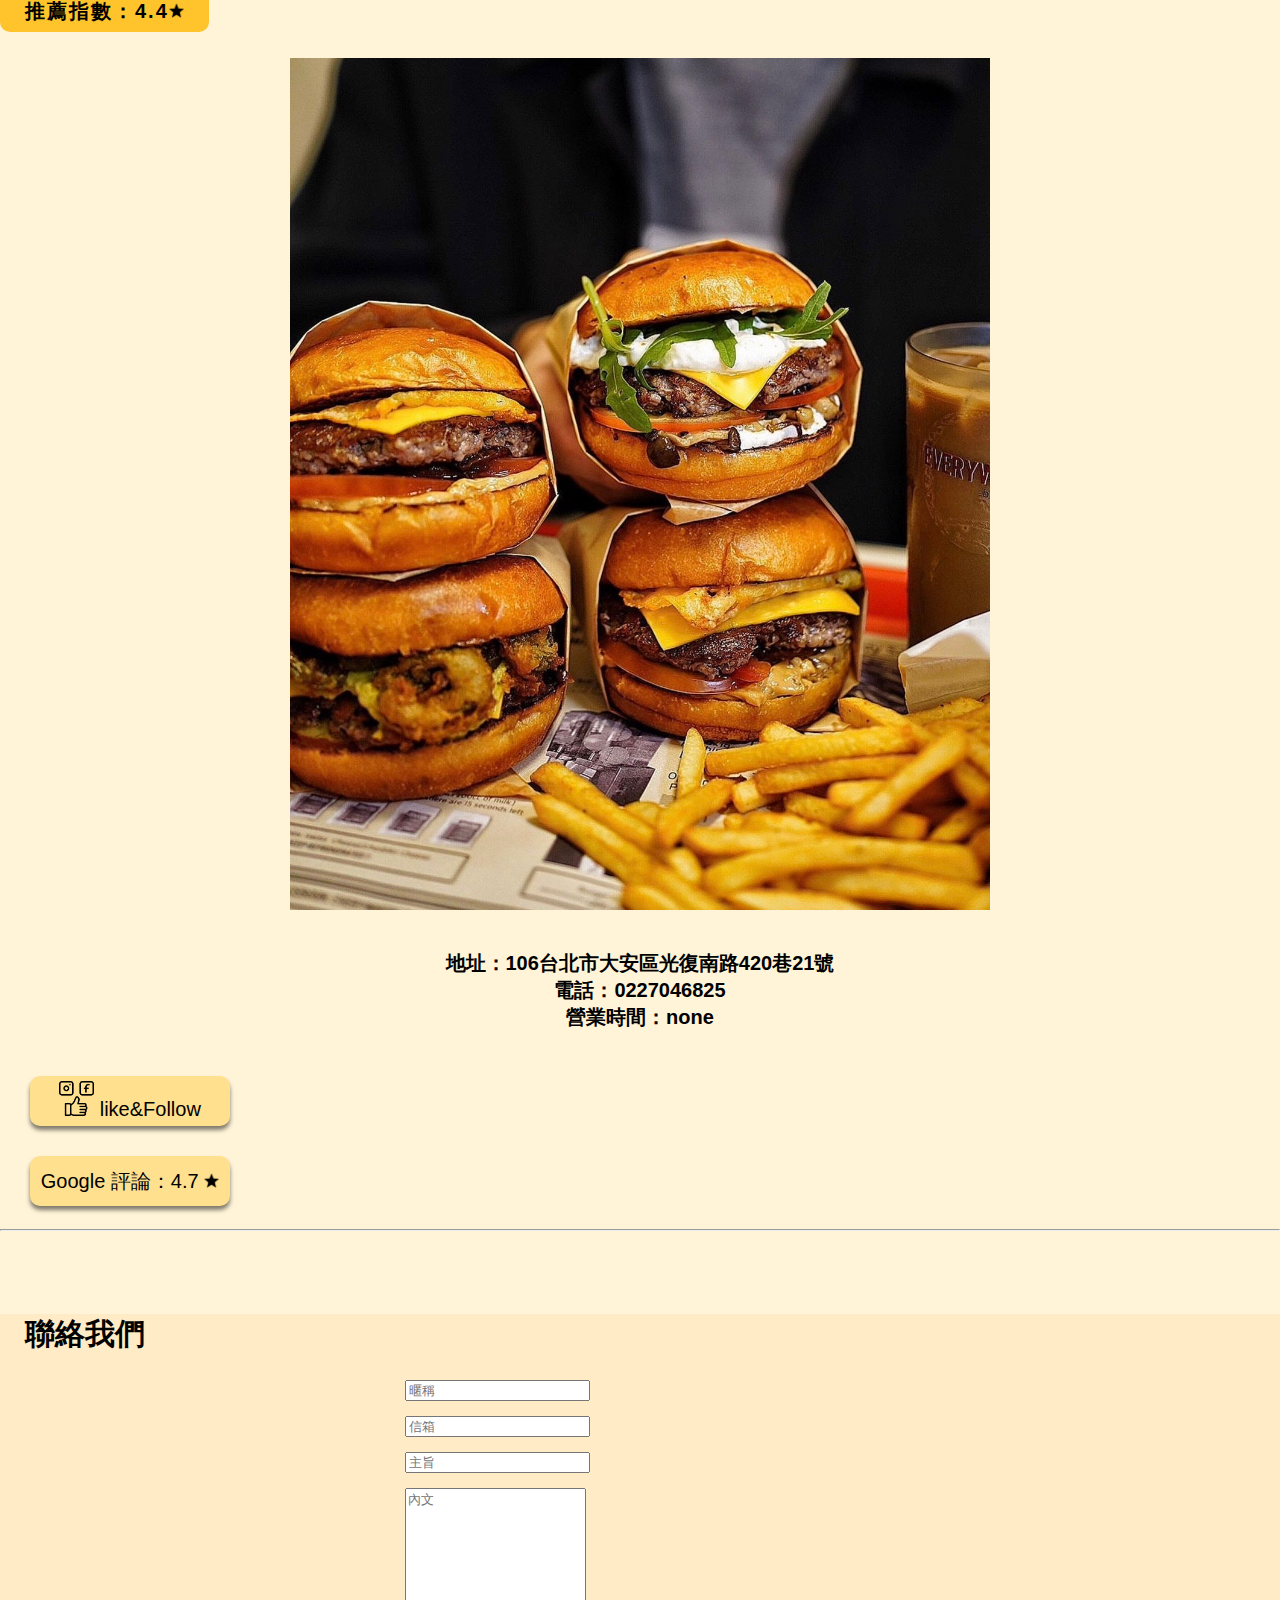
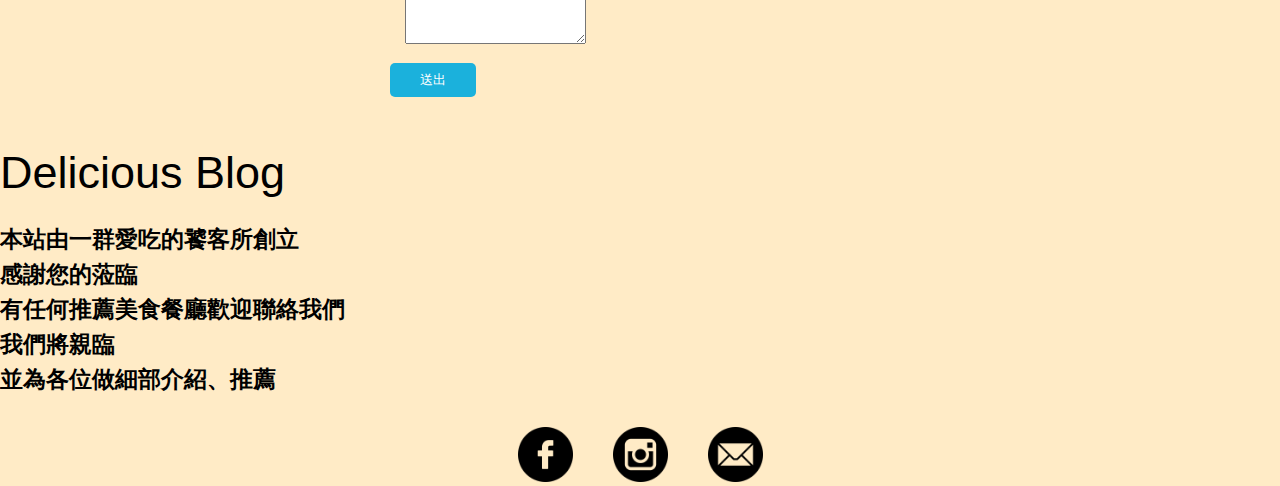
<file: Northfood.html>
<!DOCTYPE html>
<html lang="en">
<head>
    <meta charset="UTF-8">
    <meta http-equiv="X-UA-Compatible" content="IE=edge">
    <meta name="viewport" content="width=device-width, initial-scale=1.0">
    <link href="https://cdn.jsdelivr.net/npm/bootstrap@5.0.2/dist/css/bootstrap.min.css" rel="stylesheet" integrity="sha384-EVSTQN3/azprG1Anm3QDgpJLIm9Nao0Yz1ztcQTwFspd3yD65VohhpuuCOmLASjC" crossorigin="anonymous">
    <script src="https://cdn.jsdelivr.net/npm/bootstrap@5.0.2/dist/js/bootstrap.bundle.min.js" integrity="sha384-MrcW6ZMFYlzcLA8Nl+NtUVF0sA7MsXsP1UyJoMp4YLEuNSfAP+JcXn/tWtIaxVXM" crossorigin="anonymous"></script>
    <script src="https://ajax.googleapis.com/ajax/libs/jquery/3.6.0/jquery.min.js"></script>
    <link href='https://maxcdn.bootstrapcdn.com/font-awesome/4.5.0/css/font-awesome.min.css' rel='stylesheet'></link>

    <link href="style.css" rel="stylesheet">
    <script src="json.json"></script>
    <script src="js.js"></script>
    <title>Delicious Blog</title>
</head>

<body>
    <div class="wrapper">
        <div class="headerPage"></div>
        <main>
            <aside>
                <img class="goTopButton" title="回到頂端" src="icon/arrow.png">
            </aside>
            <div class="container">    
                <article>
                    <section>
                        <div class="areaHeader">北部推薦</div>
                    </section>

                    <!--food-->
                    <section>
                        <div class="foodName">
                            <div class="foodNameNorth1"></div>

                        </div>
                    </section>
                    <section class="hashSec">
                        <div class="container">
                            <div class="row justify-content-center text-center">
                                <div class="col-lg-6">
                                    <span class="hashTag">#台北</span><span class="hashTag">#牛排</span>
                                    <span class="hashTime">2021 - 05 - 10</span>
                                </div>
                                <div class="col-lg-6">
                                    <span class="recommand">推薦指數：4.5<img src="icon/star.png" alt="star" style="width: 15px; height: 15px;">
                                        
                                    </span>
                                </div>
                            </div>
                        </div>
                    </section>
                    <section class="foodImageSec">
                        <img class="foodImageNorth1" src="#">
                    </section>
                    <section class="foodInfoSec">
                        <span>地址：</span><span class="foodLocationNorth1">地址</span><br>
                        <span>電話：</span><span class="foodPhoneNorth1">連絡電話</span><br>
                        <span>營業時間：</span><span class="foodWorkingTimeNorth1">營業時間</span>
                    </section>
                    <section class="likeFollowButton">
                        <div class="container">
                            <div class="row justify-content-center text-center">
                                <div class="col-lg-6">
                                    <button><img src="icon/social-media.png" alt="Like&Follow" style="width: 35px; height: 35px;">
                                        like&Follow</button>
                                </div>
                                <div class="col-lg-6">
                                    <button>Google 評論：4.7
                                        <img src="icon/star.png" alt="star" style="width: 15px; height: 15px;">
                                    </button>
                                </div> 
                            </div>
                        </div>
                    </section>
                    <hr>
                    <!--foodEnd-->  
                    <section>
                        <div class="foodName">
                            <div class="foodNameNorth2"></div>

                        </div>
                    </section>
                    <section class="hashSec">
                        <div class="container">
                            <div class="row justify-content-center text-center">
                                <div class="col-lg-6">
                                    <span class="hashTag">#台北</span><span class="hashTag">#韓式料理</span>
                                    <span class="hashTime">2022 - 03 - 16</span>
                                </div>
                                <div class="col-lg-6">
                                    <span class="recommand">推薦指數：4.6<img src="icon/star.png" alt="star" style="width: 15px; height: 15px;">
                                        
                                    </span>
                                </div>
                            </div>
                        </div>
                    </section>
                    <section class="foodImageSec">
                        <img class="foodImageNorth2" src="#">
                    </section>
                    <section class="foodInfoSec">
                        <span>地址：</span><span class="foodLocationNorth2">地址</span><br>
                        <span>電話：</span><span class="foodPhoneNorth2">連絡電話</span><br>
                        <span>營業時間：</span><span class="foodWorkingTimeNorth2">營業時間</span>
                    </section>
                    <section class="likeFollowButton">
                        <div class="container">
                            <div class="row justify-content-center text-center">
                                <div class="col-lg-6">
                                    <button><img src="icon/social-media.png" alt="Like&Follow" style="width: 35px; height: 35px;">
                                        like&Follow</button>
                                </div>
                                <div class="col-lg-6">
                                    <button>Google 評論：4.7
                                        <img src="icon/star.png" alt="star" style="width: 15px; height: 15px;">
                                    </button>
                                </div> 
                            </div>
                        </div>
                    </section>
                    <hr> 
                    <section>
                        <div class="foodName">
                            <div class="foodNameNorth3"></div>

                        </div>
                    </section>
                    <section class="hashSec">
                        <div class="container">
                            <div class="row justify-content-center text-center">
                                <div class="col-lg-6">
                                    <span class="hashTag">#台北</span><span class="hashTag">#漢堡</span>
                                    <span class="hashTime">2022 - 06 - 20</span>
                                </div>
                                <div class="col-lg-6">
                                    <span class="recommand">推薦指數：4.4<img src="icon/star.png" alt="star" style="width: 15px; height: 15px;">
                                        
                                    </span>
                                </div>
                            </div>
                        </div>
                    </section>
                    <section class="foodImageSec">
                        <img class="foodImageNorth3" src="#">
                    </section>
                    <section class="foodInfoSec">
                        <span>地址：</span><span class="foodLocationNorth3">地址</span><br>
                        <span>電話：</span><span class="foodPhoneNorth3">連絡電話</span><br>
                        <span>營業時間：</span><span class="foodWorkingTimeNorth3">營業時間</span>
                    </section>
                    <section class="likeFollowButton">
                        <div class="container">
                            <div class="row justify-content-center text-center">
                                <div class="col-lg-6">
                                    <button><img src="icon/social-media.png" alt="Like&Follow" style="width: 35px; height: 35px;">
                                        like&Follow</button>
                                </div>
                                <div class="col-lg-6">
                                    <button>Google 評論：4.7
                                        <img src="icon/star.png" alt="star" style="width: 15px; height: 15px;">
                                    </button>
                                </div> 
                            </div>
                        </div>
                    </section>
                    <hr>                   
                </article>
                
            </div>
        </main>
        <div class="footerPage"></div>
    </div>
</body>
</html>
</file>
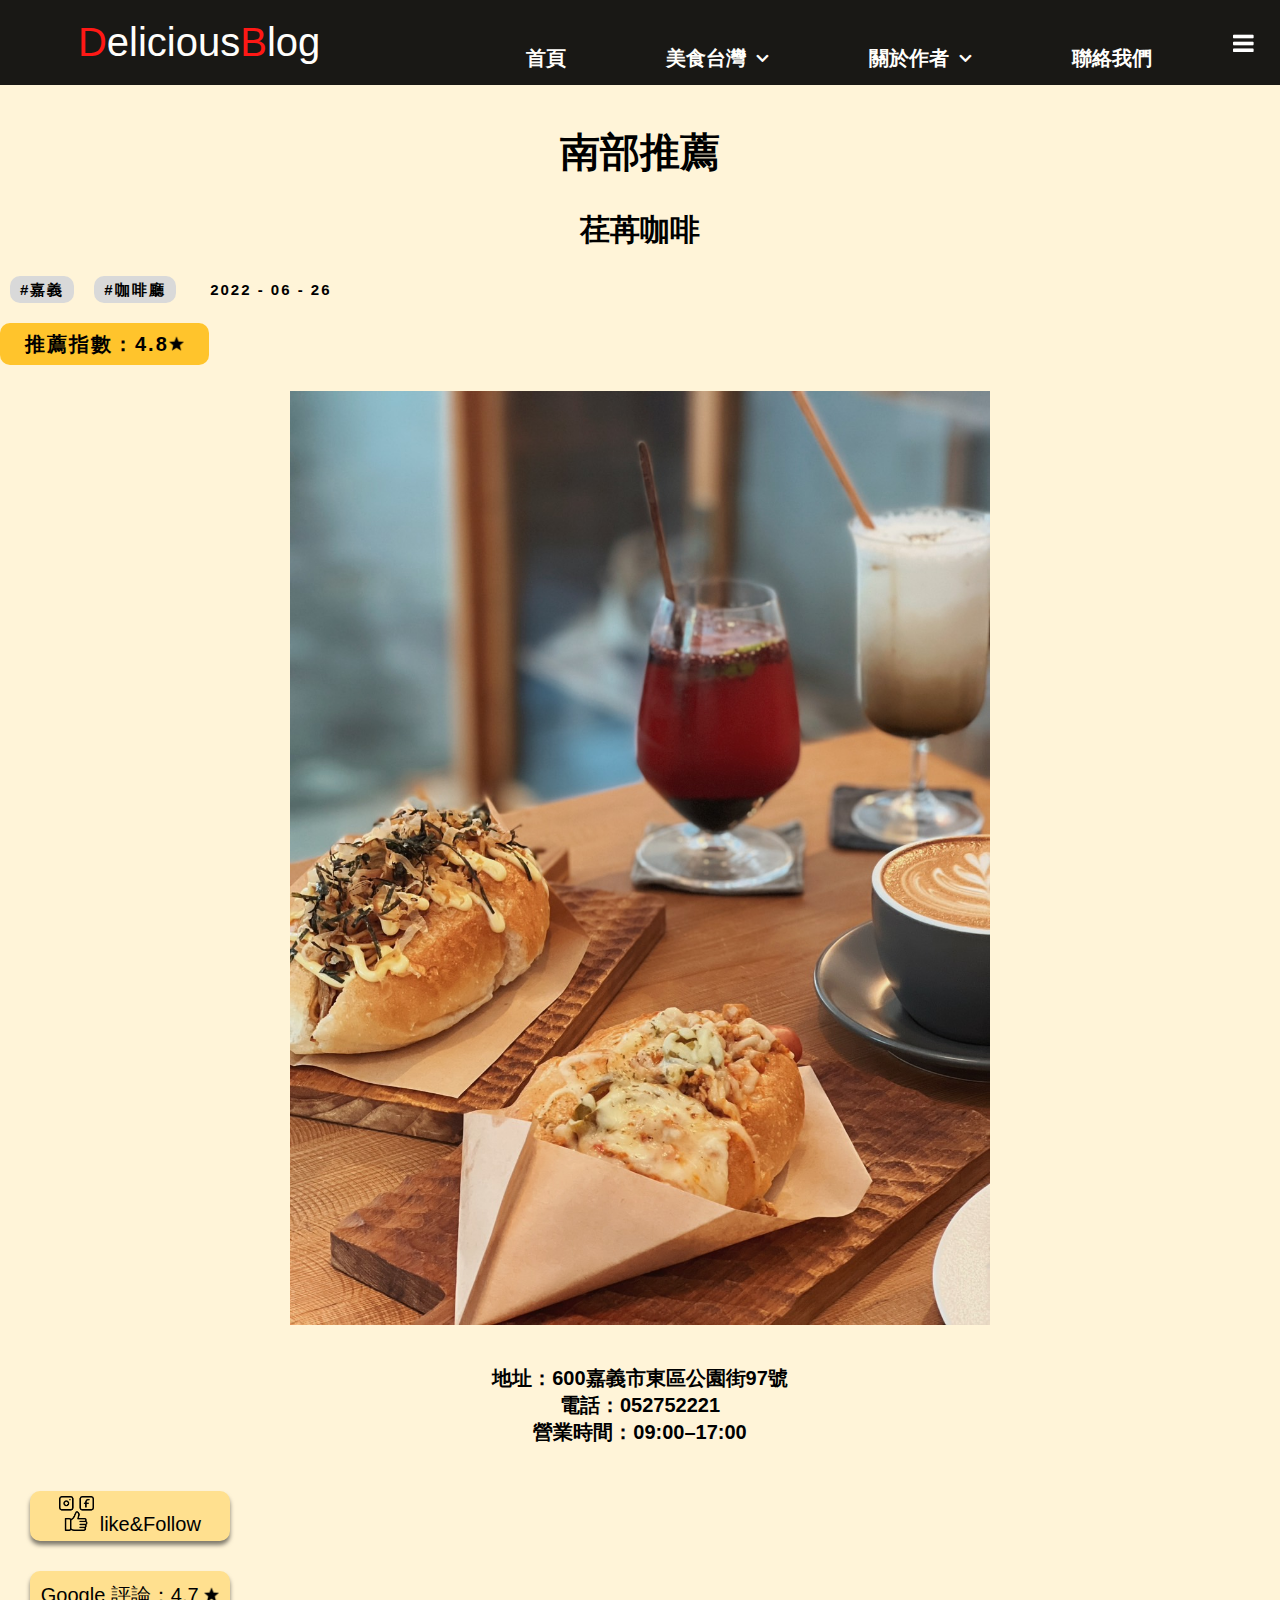
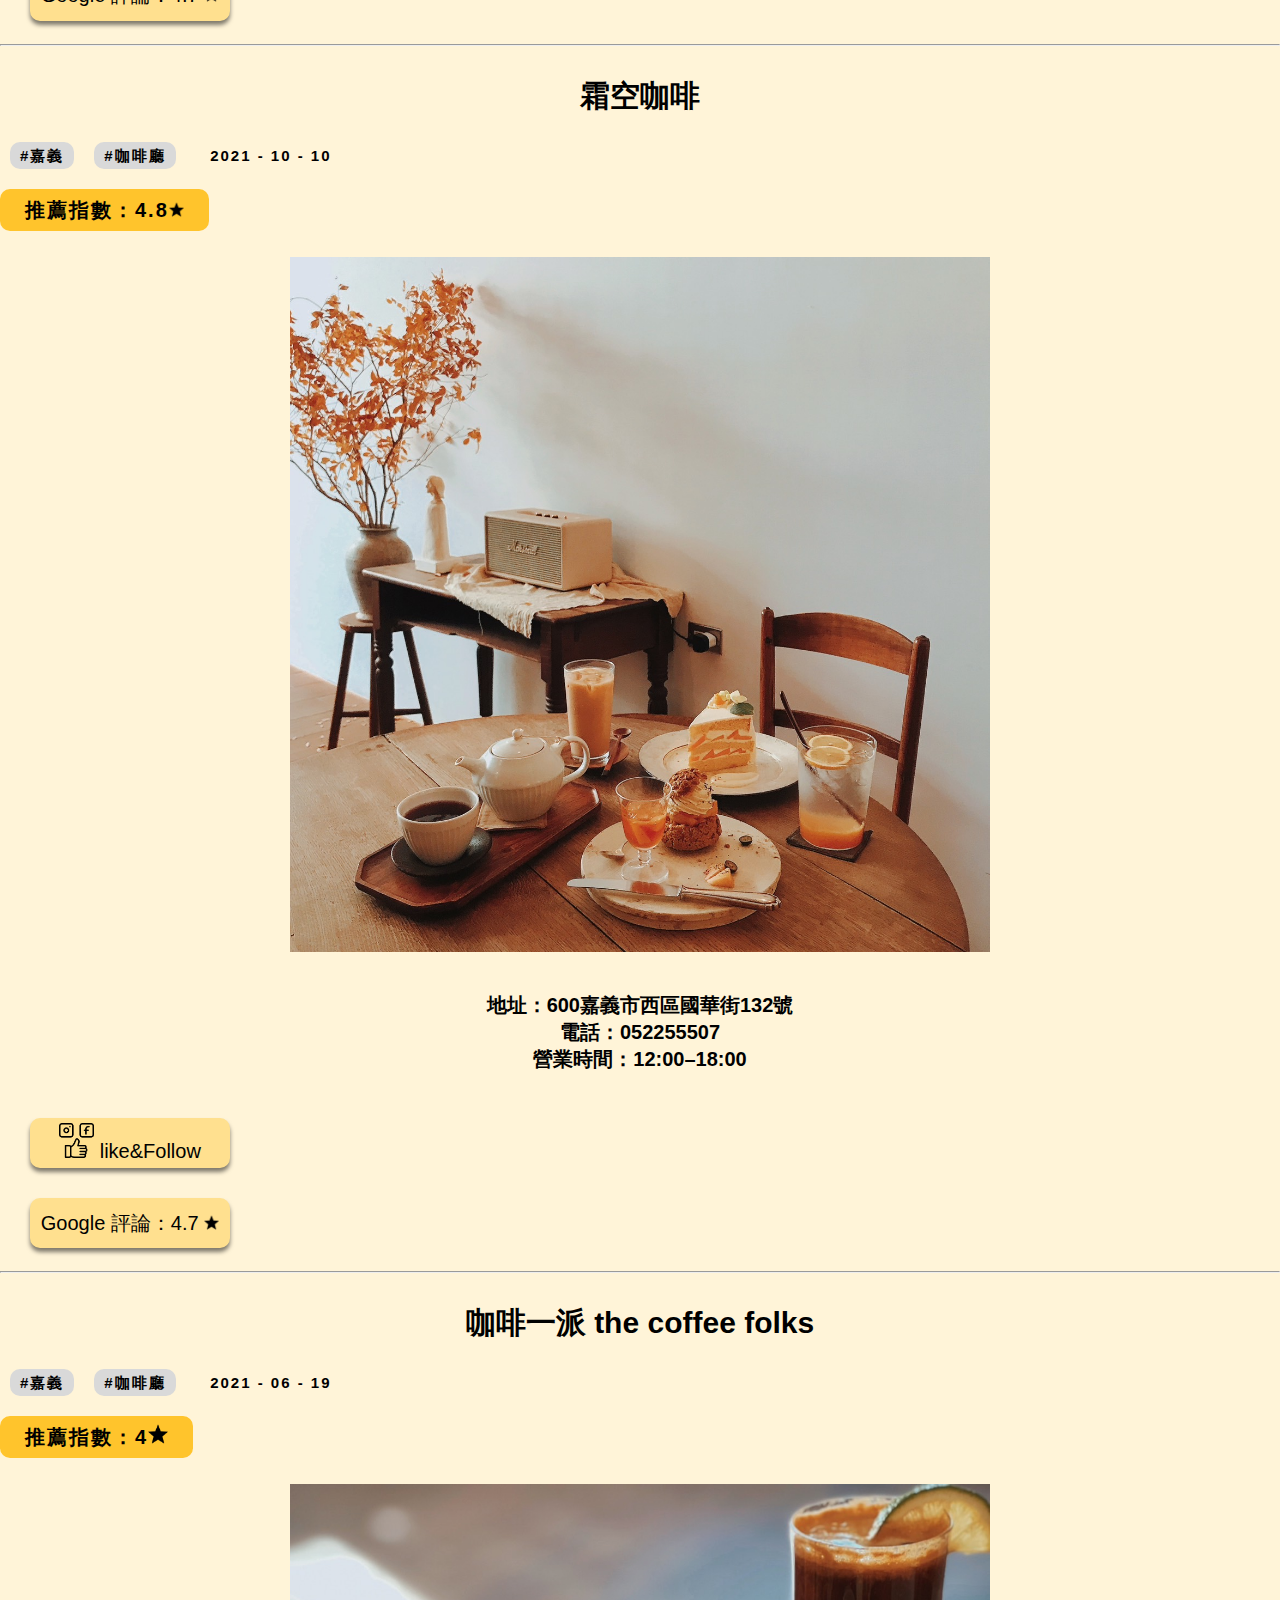
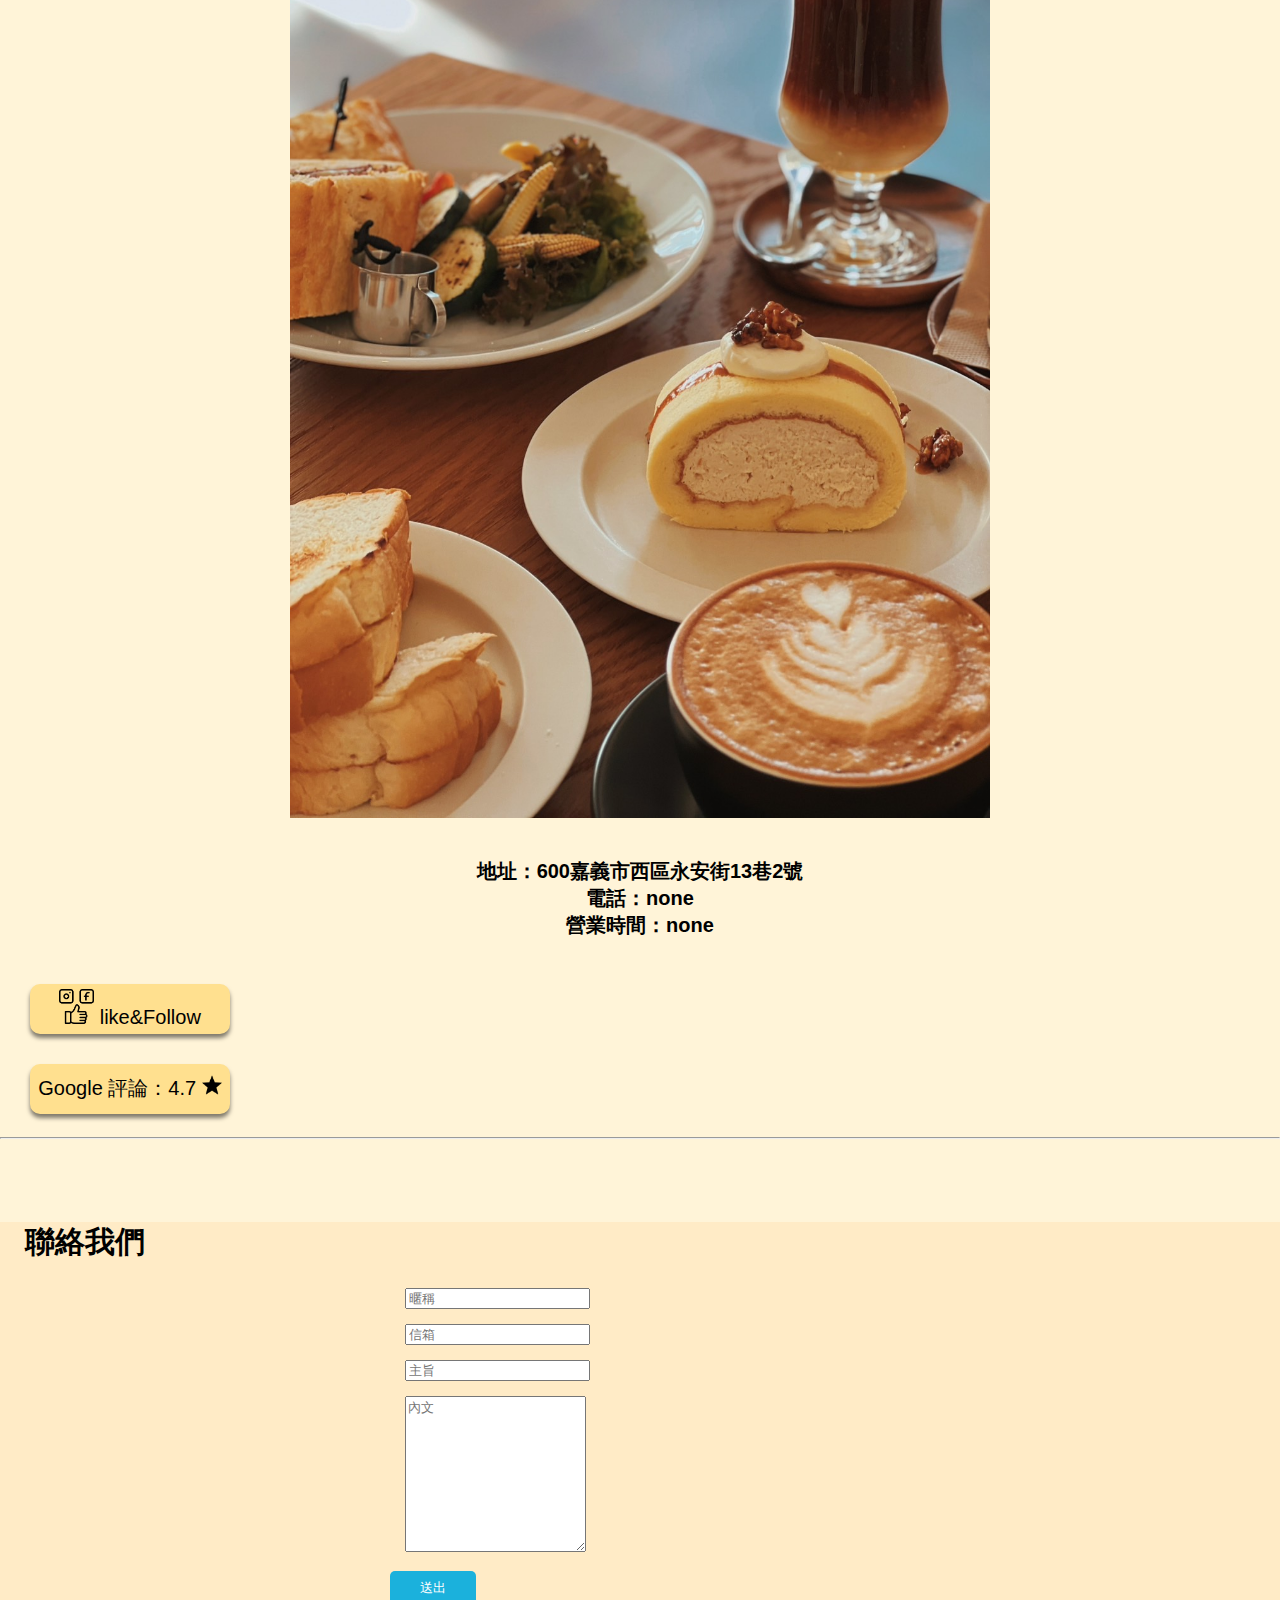
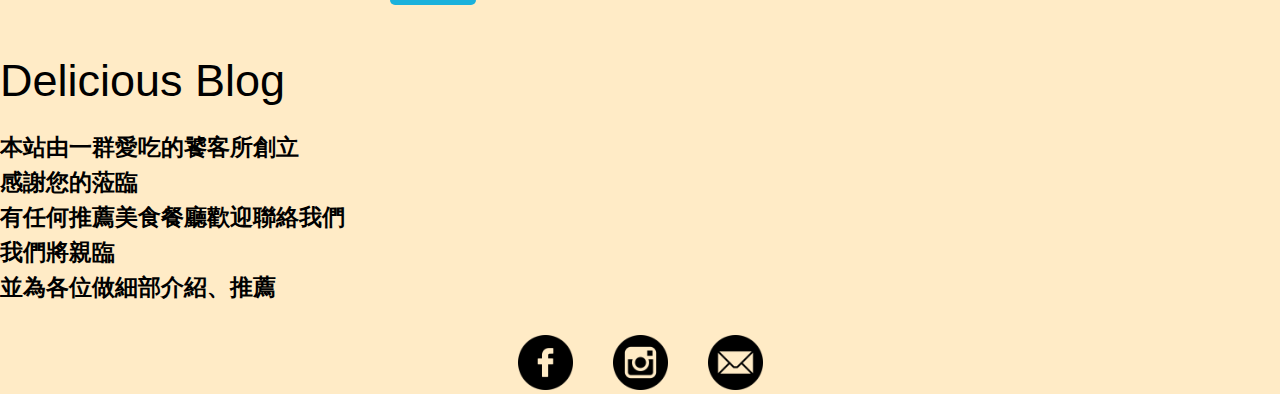
<file: Southfood.html>
<!DOCTYPE html>
<html lang="en">
<head>
    <meta charset="UTF-8">
    <meta http-equiv="X-UA-Compatible" content="IE=edge">
    <meta name="viewport" content="width=device-width, initial-scale=1.0">
    <link href="https://cdn.jsdelivr.net/npm/bootstrap@5.0.2/dist/css/bootstrap.min.css" rel="stylesheet" integrity="sha384-EVSTQN3/azprG1Anm3QDgpJLIm9Nao0Yz1ztcQTwFspd3yD65VohhpuuCOmLASjC" crossorigin="anonymous">
    <script src="https://cdn.jsdelivr.net/npm/bootstrap@5.0.2/dist/js/bootstrap.bundle.min.js" integrity="sha384-MrcW6ZMFYlzcLA8Nl+NtUVF0sA7MsXsP1UyJoMp4YLEuNSfAP+JcXn/tWtIaxVXM" crossorigin="anonymous"></script>
    <script src="https://ajax.googleapis.com/ajax/libs/jquery/3.6.0/jquery.min.js"></script>
    <link href='https://maxcdn.bootstrapcdn.com/font-awesome/4.5.0/css/font-awesome.min.css' rel='stylesheet'></link>

    <link href="style.css" rel="stylesheet">
    <script src="json.json"></script>
    <script src="js.js"></script>
    <title>Delicious Blog</title>
</head>

<body>
    <div class="wrapper">
        <div class="headerPage"></div>
        <main>
            <aside>
                <img class="goTopButton" title="回到頂端" src="icon/arrow.png">
            </aside>
            <div class="container">    
                <article>
                    <section>
                        <div class="areaHeader">南部推薦</div>
                    </section>

                    <!--food-->
                    <section>
                        <div class="foodName">
                            <div class="foodNameSouth1"></div>

                        </div>
                    </section>
                    <section class="hashSec">
                        <div class="container">
                            <div class="row justify-content-center text-center">
                                <div class="col-lg-6">
                                    <span class="hashTag">#嘉義</span><span class="hashTag">#咖啡廳</span>
                                    <span class="hashTime">2022 - 06 - 26</span>
                                </div>
                                <div class="col-lg-6">
                                    <span class="recommand">推薦指數：4.8<img src="icon/star.png" alt="star" style="width: 15px; height: 15px;">
                                        
                                    </span>
                                </div>
                            </div>
                        </div>
                    </section>
                    <section class="foodImageSec">
                        <img class="foodImageSouth1" src="#">
                    </section>
                    <section class="foodInfoSec">
                        <span>地址：</span><span class="foodLocationSouth1">地址</span><br>
                        <span>電話：</span><span class="foodPhoneSouth1">連絡電話</span><br>
                        <span>營業時間：</span><span class="foodWorkingTimeSouth1">營業時間</span>
                    </section>
                    <section class="likeFollowButton">
                        <div class="container">
                            <div class="row justify-content-center text-center">
                                <div class="col-lg-6">
                                    <button><img src="icon/social-media.png" alt="Like&Follow" style="width: 35px; height: 35px;">
                                        like&Follow</button>
                                </div>
                                <div class="col-lg-6">
                                    <button>Google 評論：4.7
                                        <img src="icon/star.png" alt="star" style="width: 15px; height: 15px;">
                                    </button>
                                </div> 
                            </div>
                        </div>
                    </section>
                    <hr>
                    <!--food2-->  
                    <section>
                        <div class="foodName">
                            <div class="foodNameSouth2"></div>

                        </div>
                    </section>
                    <section class="hashSec">
                        <div class="container">
                            <div class="row justify-content-center text-center">
                                <div class="col-lg-6">
                                    <span class="hashTag">#嘉義</span><span class="hashTag">#咖啡廳</span>
                                    <span class="hashTime">2021 - 10 - 10</span>
                                </div>
                                <div class="col-lg-6">
                                    <span class="recommand">推薦指數：4.8<img src="icon/star.png" alt="star" style="width: 15px; height: 15px;">
                                        
                                    </span>
                                </div>
                            </div>
                        </div>
                    </section>
                    <section class="foodImageSec">
                        <img class="foodImageSouth2" src="#">
                    </section>
                    <section class="foodInfoSec">
                        <span>地址：</span><span class="foodLocationSouth2">地址</span><br>
                        <span>電話：</span><span class="foodPhoneSouth2">連絡電話</span><br>
                        <span>營業時間：</span><span class="foodWorkingTimeSouth2">營業時間</span>
                    </section>
                    <section class="likeFollowButton">
                        <div class="container">
                            <div class="row justify-content-center text-center">
                                <div class="col-lg-6">
                                    <button><img src="icon/social-media.png" alt="Like&Follow" style="width: 35px; height: 35px;">
                                        like&Follow</button>
                                </div>
                                <div class="col-lg-6">
                                    <button>Google 評論：4.7
                                        <img src="icon/star.png" alt="star" style="width: 15px; height: 15px;">
                                    </button>
                                </div> 
                            </div>
                        </div>
                    </section>
                    <hr> 
                    <!--food3-->  
                    <section>
                        <div class="foodName">
                            <div class="foodNameSouth3"></div>

                        </div>
                    </section>
                    <section class="hashSec">
                        <div class="container">
                            <div class="row justify-content-center text-center">
                                <div class="col-lg-6">
                                    <span class="hashTag">#嘉義</span><span class="hashTag">#咖啡廳</span>
                                    <span class="hashTime">2021 - 06 - 19</span>
                                </div>
                                <div class="col-lg-6">
                                    <span class="recommand">推薦指數：4<img src="icon/star.png" alt="star" style="width: 20px; height: 20px;">
                                        
                                    </span>
                                </div>
                            </div>
                        </div>
                    </section>
                    <section class="foodImageSec">
                        <img class="foodImageSouth3" src="#">
                    </section>
                    <section class="foodInfoSec">
                        <span>地址：</span><span class="foodLocationSouth3">地址</span><br>
                        <span>電話：</span><span class="foodPhoneSouth3">連絡電話</span><br>
                        <span>營業時間：</span><span class="foodWorkingTimeSouth3">營業時間</span>
                    </section>
                    <section class="likeFollowButton">
                        <div class="container">
                            <div class="row justify-content-center text-center">
                                <div class="col-lg-6">
                                    <button><img src="icon/social-media.png" alt="Like&Follow" style="width: 35px; height: 35px;">
                                        like&Follow</button>
                                </div>
                                <div class="col-lg-6">
                                    <button>Google 評論：4.7
                                        <img src="icon/star.png" alt="star" style="width: 20px; height: 20px;">
                                    </button>
                                </div> 
                            </div>
                        </div>
                    </section>
                    <hr>                   
                </article>
                
            </div>
        </main>
        <div class="footerPage"></div>
    </div>
</body>
</html>
</file>
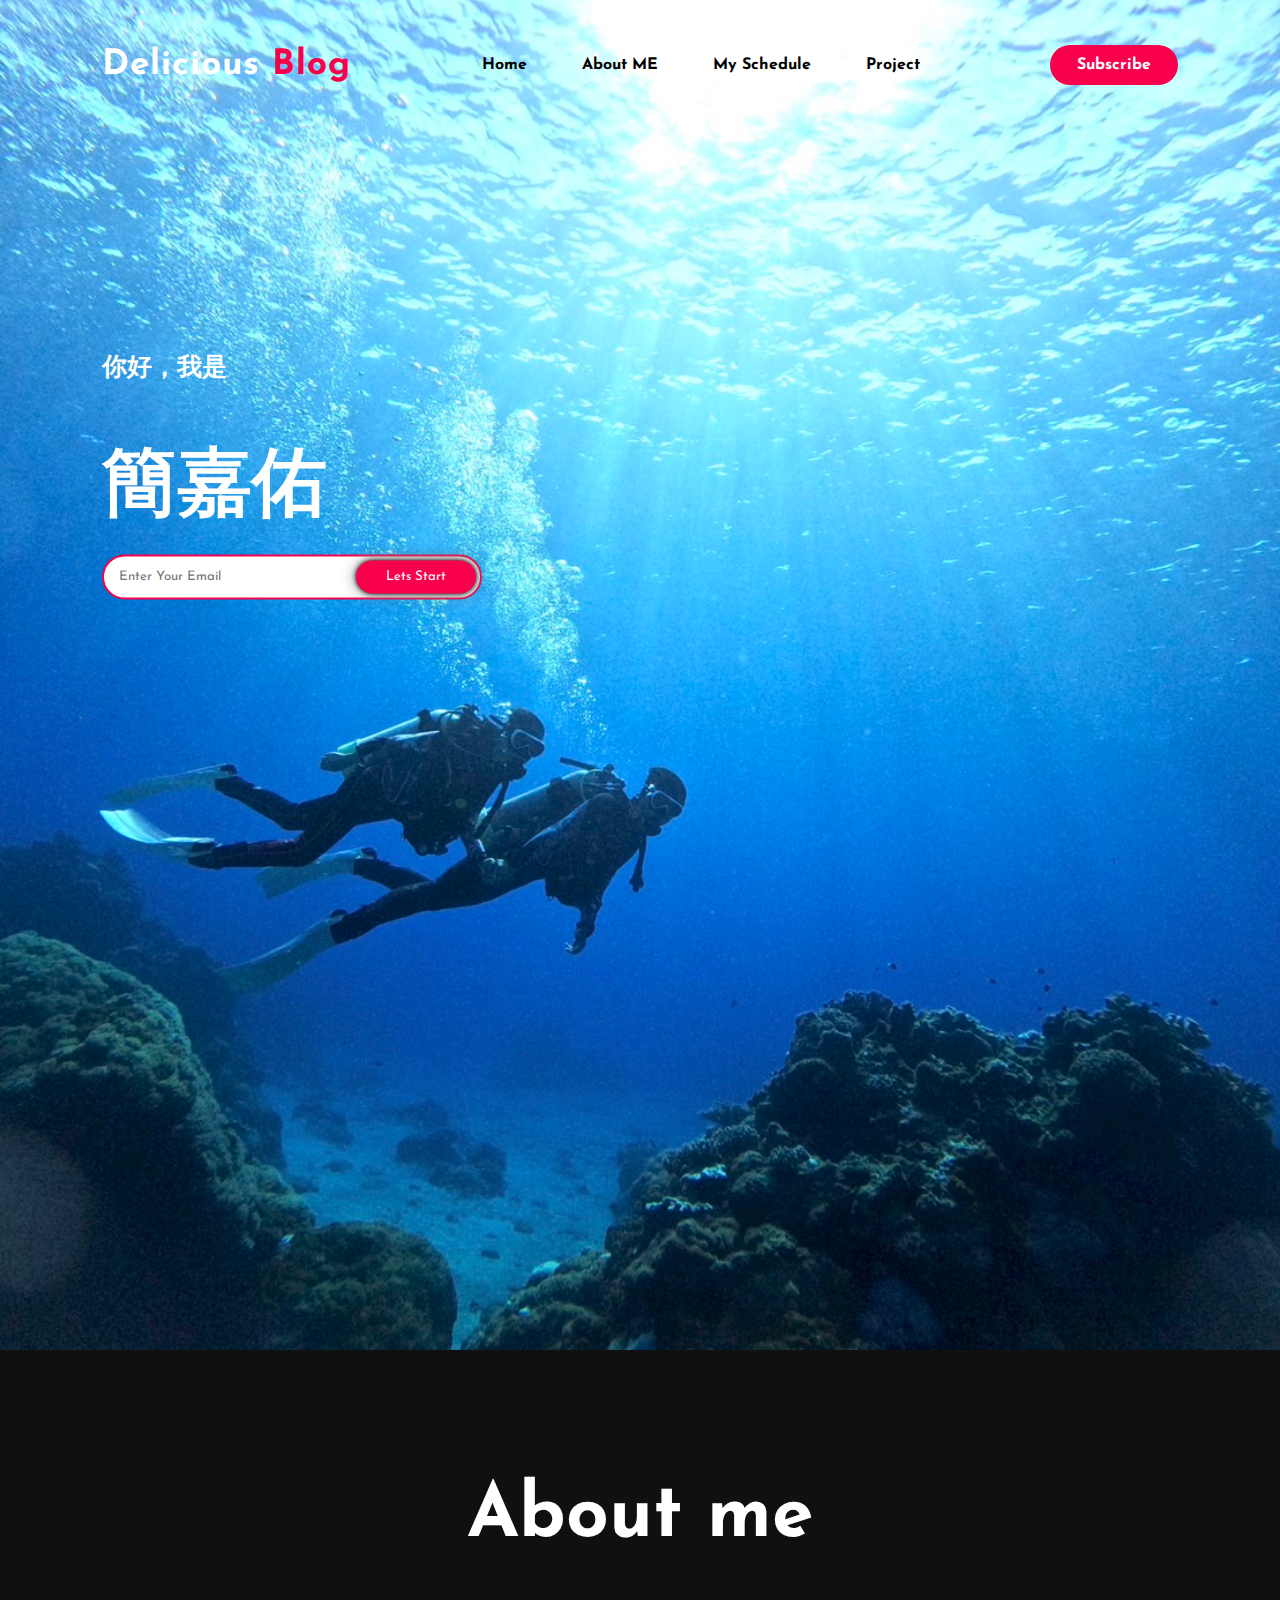
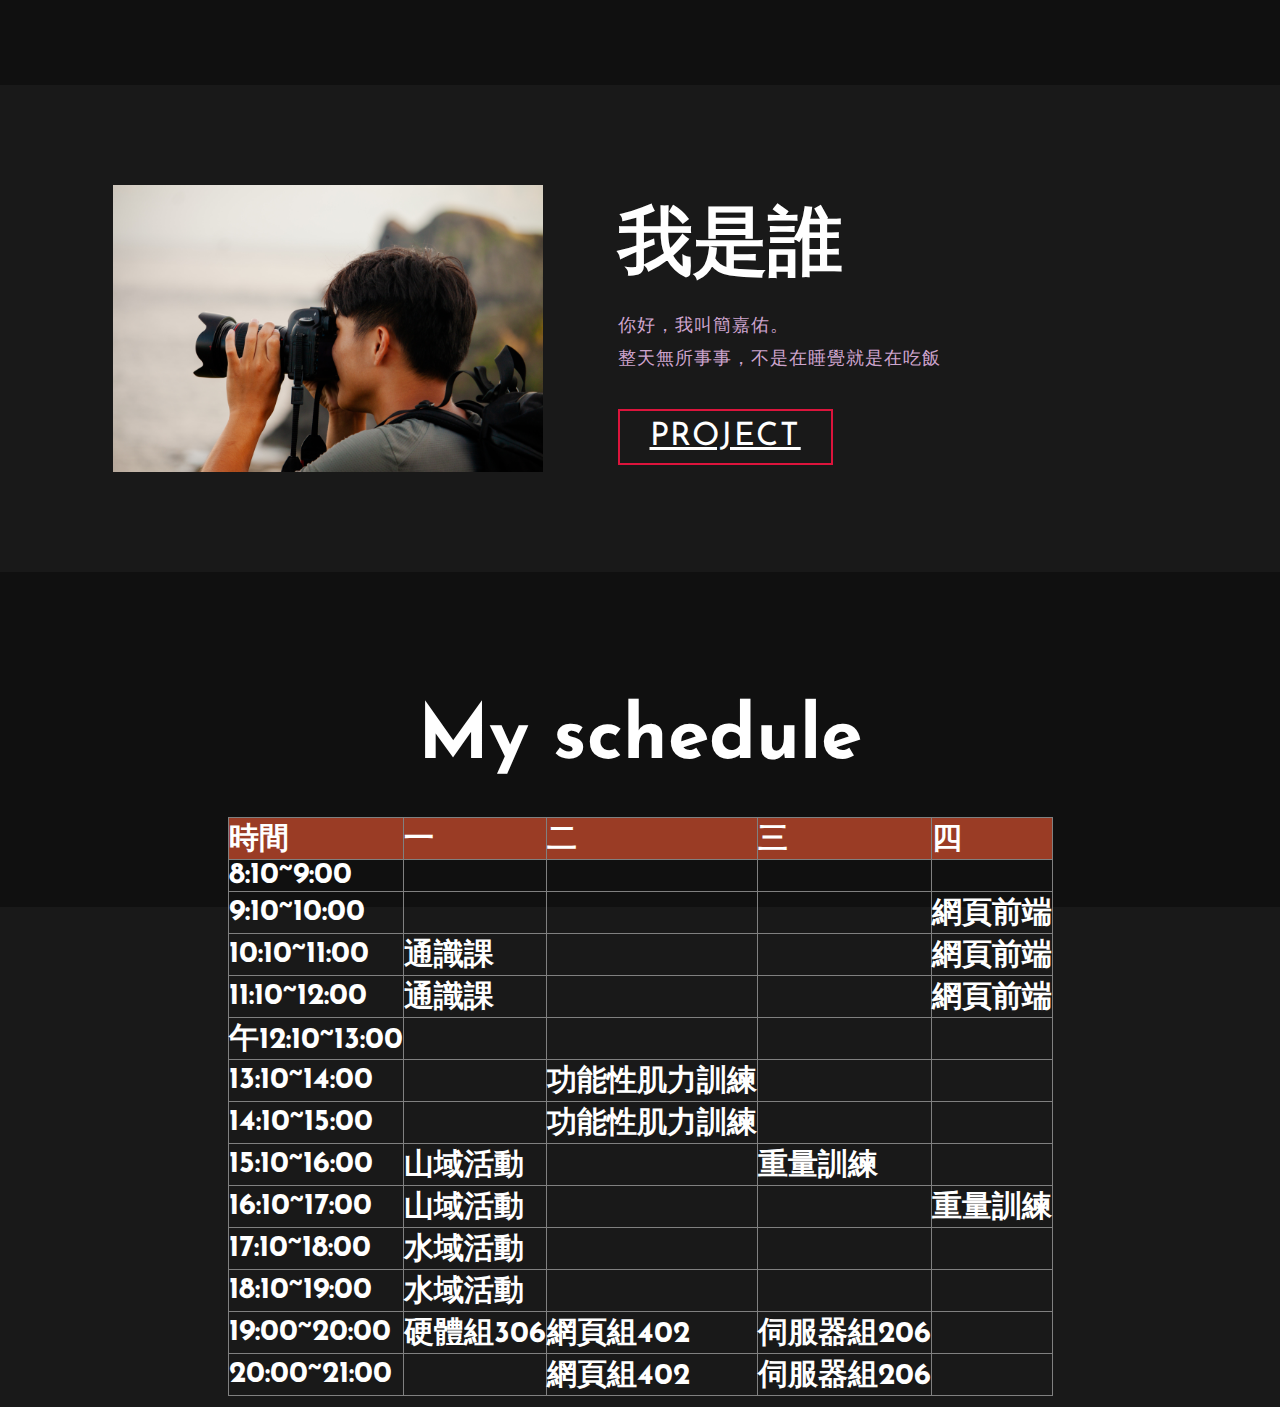
<file: personalWeb2/personal.html>
<!DOCTYPE html>
<html>
<head>
	<title>keane website</title>
	<link rel="stylesheet" type="text/css" href="css/style.css">

	<link rel="preconnect" href="https://fonts.gstatic.com">
  <link href="https://fonts.googleapis.com/css2?family=Josefin+Sans:ital,wght@0,100;0,200;0,300;0,400;0,500;0,600;0,700;1,100;1,200;1,300;1,400;1,500;1,600;1,700&display=swap" rel="stylesheet">

  <link rel="stylesheet" href="https://cdnjs.cloudflare.com/ajax/libs/font-awesome/5.15.3/css/all.min.css" integrity="sha512-iBBXm8fW90+nuLcSKlbmrPcLa0OT92xO1BIsZ+ywDWZCvqsWgccV3gFoRBv0z+8dLJgyAHIhR35VZc2oM/gI1w==" crossorigin="anonymous" referrerpolicy="no-referrer" />

</head>
<body>

	<div class="hero">
		<nav>
			<h2 class="logo">Delicious <span>Blog</span></h2>
			<ul>
				<li><a href="#top">Home</a></li>
				<li><a href="#about">About ME</a></li>
				<li><a href="#schedule">My schedule</a></li>
				<li><a href="../index.html">project</a></li>
			</ul>
			<a href="#" class="btn">Subscribe</a>
		</nav>

		<div class="content">
			<h3>你好，我是</h3>
			<h1>簡嘉佑</h1>
			
			<div class="newslatter" >
				<form>
					<input type="email" name="email" id="mail" placeholder="Enter Your Email">
					<input type="submit" name="submit" value="Lets Start">
				</form>
			</div>
		</div>
	</div>

	<!----About section start---->
	<div class="service">
		<div class="title" id="about">
			<h2>About me</h2>
		</div>
	</div>
	<section class="about">
		<div class="main" >
			<img src="img/我.png">
			<div class="about-text">
				<h2>我是誰</h2>
				
				<p>你好，我叫簡嘉佑。</p>
				<p>整天無所事事，不是在睡覺就是在吃飯</p>
				
				
				<a href="../index.html" target="_blank" type="button" class="cta">Project</a>
			</div>
		</div>
	</section>

	<!-----service section start----------->
	<div class="service" id="schedule">
		<div class="title">
			<h2>My schedule</h2>
		</div>

		
	</div>

	<!------Contact Me------>
	<div class="contact-me">
		<table border="1" style="border-collapse: collapse;">
			<tr class="sc1">
				<td>時間</td>
				<td>一</td>
				<td>二</td>
				<td>三</td>
				<td>四</td>
			</tr>
			<tr>
				<td>8:10~9:00</td>
				<td></td>
				<td></td>
				<td></td>
				<td></td>
			</tr>
			<tr>
				<td>9:10~10:00</td>
				<td></td>
				<td></td>
				<td></td>
				<td>網頁前端</td>
			</tr>
			<tr>
				<td>10:10~11:00</td>
				<td>通識課</td>
				<td></td>
				<td></td>
				<td>網頁前端</td>
			</tr>
			<tr>
				<td>11:10~12:00</td>
				<td>通識課</td>
				<td></td>
				<td></td>
				<td>網頁前端</td>
	
			</tr>
			<tr>
				<td>午12:10~13:00</td>
				<td></td>
				<td></td>
				<td></td>
				<td></td>
			</tr>
			<tr>
				<td>13:10~14:00</td>
				<td></td>
				<td>功能性肌力訓練</td>
				<td></td>
				<td></td>
			</tr>
			<tr>
				<td>14:10~15:00</td>
				<td></td>
				<td>功能性肌力訓練</td>
				<td></td>
				<td></td>
			</tr>
			<tr>
				<td>15:10~16:00</td>
				<td>山域活動</td>
				<td></td>
				<td>重量訓練</td>
				<td></td>
			</tr>
			<tr>
				<td>16:10~17:00</td>
				<td>山域活動</td>
				<td></td>
				<td></td>
				<td>重量訓練</td>
	
			</tr>
			<tr>
				<td>17:10~18:00</td>
				<td>水域活動</td>
				<td></td>
				<td></td>
				<td></td>
			</tr>
			<tr>
				<td>18:10~19:00</td>
				<td>水域活動</td>
				<td></td>
				<td></td>
				<td></td>
	
			</tr>
			<tr>
				<td>19:00~20:00</td>
				<td>硬體組306</td>
				<td>網頁組402</td>
				<td>伺服器組206</td>
				<td></td>
			</tr>
			<tr>
				<td>20:00~21:00</td>
				<td></td>
				<td>網頁組402</td>
				<td>伺服器組206</td>
				<td></td>
			</tr>
		</table>
		
		
		
		
		
	</div>

	<!------footer start--------->
	
</body>
</html>
</file>
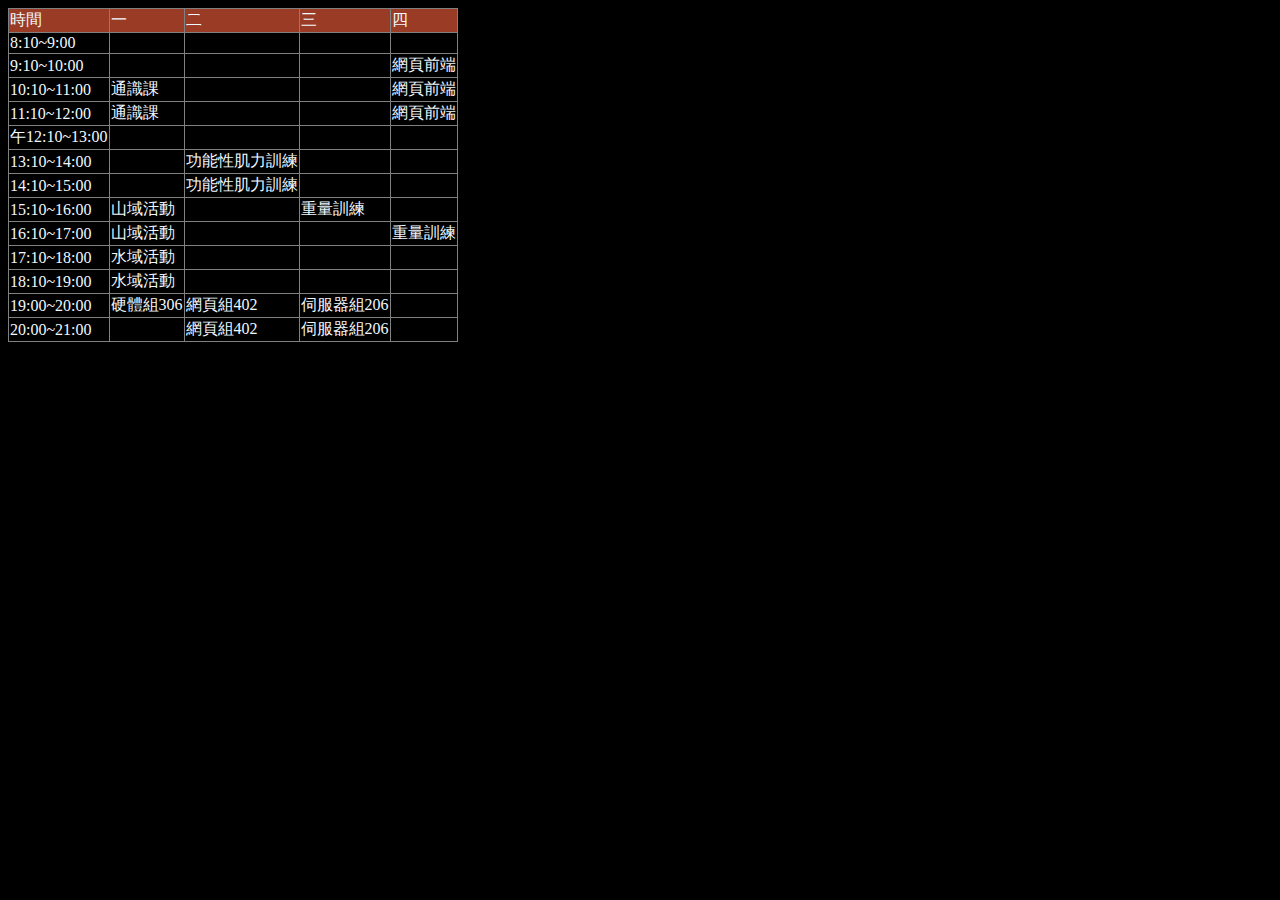
<file: personalWeb2/課表.html>
<!DOCTYPE html>
<html lang="en">
<head>
    <meta charset="UTF-8">
    <meta http-equiv="X-UA-Compatible" content="IE=edge">
    <meta name="viewport" content="width=device-width, initial-scale=1.0">
    <title>Document</title>
    
    <style>
        tr > td{
    color: aliceblue;
        }
        body {
    background-color: black;
  }
  .sc1{
    background-color: rgb(154, 60, 37);
  }
    </style>
</head>
<body>
    <table border="1" style="border-collapse: collapse;">
        <tr class="sc1">
            <td>時間</td>
            <td>一</td>
            <td>二</td>
            <td>三</td>
            <td>四</td>
        </tr>
        <tr>
            <td>8:10~9:00</td>
            <td></td>
            <td></td>
            <td></td>
            <td></td>
        </tr>
        <tr>
            <td>9:10~10:00</td>
            <td></td>
            <td></td>
            <td></td>
            <td>網頁前端</td>
        </tr>
        <tr>
            <td>10:10~11:00</td>
            <td>通識課</td>
            <td></td>
            <td></td>
            <td>網頁前端</td>
        </tr>
        <tr>
            <td>11:10~12:00</td>
            <td>通識課</td>
            <td></td>
            <td></td>
            <td>網頁前端</td>

        </tr>
        <tr>
            <td>午12:10~13:00</td>
            <td></td>
            <td></td>
            <td></td>
            <td></td>
        </tr>
        <tr>
            <td>13:10~14:00</td>
            <td></td>
            <td>功能性肌力訓練</td>
            <td></td>
            <td></td>
        </tr>
        <tr>
            <td>14:10~15:00</td>
            <td></td>
            <td>功能性肌力訓練</td>
            <td></td>
            <td></td>
        </tr>
        <tr>
            <td>15:10~16:00</td>
            <td>山域活動</td>
            <td></td>
            <td>重量訓練</td>
            <td></td>
        </tr>
        <tr>
            <td>16:10~17:00</td>
            <td>山域活動</td>
            <td></td>
            <td></td>
            <td>重量訓練</td>

        </tr>
        <tr>
            <td>17:10~18:00</td>
            <td>水域活動</td>
            <td></td>
            <td></td>
            <td></td>
        </tr>
        <tr>
            <td>18:10~19:00</td>
            <td>水域活動</td>
            <td></td>
            <td></td>
            <td></td>

        </tr>
        <tr>
            <td>19:00~20:00</td>
            <td>硬體組306</td>
            <td>網頁組402</td>
            <td>伺服器組206</td>
            <td></td>
        </tr>
        <tr>
            <td>20:00~21:00</td>
            <td></td>
            <td>網頁組402</td>
            <td>伺服器組206</td>
            <td></td>
        </tr>
    </table>
    
    
    
    
    
    
    
    
    
    
</body>
</html>
</file>
<file: personalWeb1/style.css>
@import 'https://fonts.googleapis.com/css?family=Montserrat:300, 400, 700&display=swap';
* {
	padding: 0;
	margin: 0;
	box-sizing: border-box;
}

html 
{
	font-size: 10px;
	font-family: 'Montserrat', sans-serif;
	scroll-behavior: smooth;
	min-width: 500px;
}

a 
{
	text-decoration: none;
}

.container 
{
	min-height: 100vh;
	width: 100%;
	display: flex;
	align-items: center;
	justify-content: center;
}

img 
{
	height: 100%;
	width: 100%;
	object-fit: cover;
}

p 
{
	color: black;
	font-size: 1.4rem;
	margin-top: 5px;
	line-height: 2.5rem;
	font-weight: 300;
	letter-spacing: 0.05rem;
}

.section-title 
{
	font-size: 3rem;
	font-weight: 400;
	color: black;
	margin-bottom: 30px;
	text-transform: uppercase;
	letter-spacing: 0.2rem;
	text-align: center;
}
.section-title span 
{
	color: crimson;
}

.cta 
{
	display: inline-block;
	padding: 10px 30px;
	color: white;
	background-color: transparent;
	border: 2px solid crimson;
	font-size: 2rem;
	text-transform: uppercase;
	letter-spacing: 0.1rem;
	margin-top: 30px;
	transition: 0.3s ease;
	transition-property: background-color, color;
}
.cta:hover 
{
	color: white;
	background-color: crimson;
}

.brand h1 
{
	font-size: 3rem;
	text-transform: uppercase;
	color: white;
}

.brand h1 span 
{
	color: crimson;
}

.headerSec 
{
	position: fixed;
	z-index: 1000;
	left: 0;
	top: 0;
	width: 100vw;
	height: auto;
	opacity: 0.9;
}

.headerSec .header
{
	min-height: 8vh;
	background-color: rgba(31, 30, 30, 0.24);
	transition: 0.3s ease background-color;
}

.headerSec .header .logo
{
    cursor: pointer;
}

.headerSec .nav-bar 
{
	display: flex;
	align-items: center;
	justify-content: space-between;
	width: 100%;
	height: 100%;
	max-width: 1300px;
	padding: 0 10px;
}

.headerSec .list ul 
{
	list-style: none;
	position: absolute;
	background-color: rgb(31, 30, 30);
	width: 100vw;
	height: 100vh;
	left: 100%;
	top: 0;
	display: flex;
	flex-direction: column;
	justify-content: center;
	align-items: center;
	z-index: 1;
	overflow-x: hidden;
	transition: 0.5s ease left;
}

.headerSec .list ul.active 
{
	left: 0%;
}

.headerSec .list ul a 
{
	font-size: 2.5rem;
	font-weight: 500;
	letter-spacing: 0.2rem;
	text-decoration: none;
	color: white;
	text-transform: uppercase;
	padding: 20px;
	display: block;
}

.headerSec .list ul a::after 
{
	content: attr(data-after);
	position: absolute;
	top: 50%;
	left: 50%;
	transform: translate(-50%, -50%) scale(0);
	color: rgba(240, 248, 255, 0.021);
	font-size: 13rem;
	letter-spacing: 50px;
	z-index: -1;
	transition: 0.3s ease letter-spacing;
}

.headerSec .list ul li:hover a::after 
{
	transform: translate(-50%, -50%) scale(1);
	letter-spacing: initial;
}

.headerSec .list ul li:hover a 
{
	color: crimson;
}

.headerSec .rwd 
{
	height: 60px;
	width: 60px;
	display: inline-block;
	border: 3px solid white;
	border-radius: 50%;
	position: relative;
	display: flex;
	align-items: center;
	justify-content: center;
	z-index: 100;
	cursor: pointer;
	transform: scale(0.8);
	margin-right: 20px;
}

.headerSec .rwd:after 
{
	position: absolute;
	content: '';
	height: 100%;
	width: 100%;
	border-radius: 50%;
	border: 3px solid white;
	animation: rwd_puls 1s ease infinite;
}

.headerSec .rwd .bar 
{
	height: 2px;
	width: 30px;
	position: relative;
	background-color: white;
	z-index: -1;
}

.headerSec .rwd .bar::after, .headerSec .rwd .bar::before 
{
	content: '';
	position: absolute;
	height: 100%;
	width: 100%;
	left: 0;
	background-color: white;
	transition: 0.3s ease;
	transition-property: top, bottom;
}

.headerSec .rwd .bar::after 
{
	top: 8px;
}

.headerSec .rwd .bar::before 
{
	bottom: 8px;
}

.headerSec .rwd.active .bar::before 
{
	bottom: 0;
}

.headerSec .rwd.active .bar::after 
{
	top: 0;
}

.mainSec 
{
	background-image: url(img/S__17965071.jpg);
	background-size: cover;
	background-position: top center;
	position: relative;
	z-index: 1;
}
.mainSec::after 
{
	content: '';
	position: absolute;
	left: 0;
	top: 0;
	height: 100%;
	width: 100%;
	background-color: black;
	opacity: 0.7;
	z-index: -1;
}
.mainSec .main
{
	max-width: 1200px;
	margin: 0 auto;
	padding: 0 50px;
	justify-content: flex-start;
}

.mainSec h1 
{
	display: block;
	width: fit-content;
	font-size: 4rem;
	position: relative;
	color: transparent;
	animation: text_reveal 0.5s ease forwards;
	animation-delay: 1s;
}

.mainSec h1:nth-child(1) 
{
	animation-delay: 1s;
}

.mainSec h1:nth-child(2) 
{
	animation-delay: 2s;
}

.mainSec h1:nth-child(3) 
{
	animation: text_reveal_name 0.5s ease forwards;
	animation-delay: 3s;
}

.mainSec h1 span 
{
	position: absolute;
	top: 0;
	left: 0;
	height: 100%;
	width: 0;
	background-color: crimson;
	animation: text_reveal_box 1s ease;
	animation-delay: 0.5s;
}

.mainSec h1:nth-child(1) span 
{
	animation-delay: 0.5s;
}

.mainSec h1:nth-child(2) span 
{
	animation-delay: 1.5s;
}

.mainSec h1:nth-child(3) span 
{
	animation-delay: 2.5s;
}

.aboutSec .about 
{
	flex-direction: column-reverse;
	text-align: center;
	max-width: 1200px;
	margin: 0 auto;
	padding: 100px 20px;
}

.aboutSec .col-left 
{
	width: 250px;
	height: 360px;
}

.aboutSec .col-right 
{
	width: 100%;
}

.aboutSec .col-right h2 
{
	font-size: 30px;
	font-weight: 00;
	letter-spacing: 0.2rem;
	margin-bottom: 10px;
}

.aboutSec .col-right p 
{
	font-size: 20px;
	font-weight: 500;
	margin-bottom: 20px;
	line-height: 30px;
}

.aboutSec .col-right .cta {
	color: black;
	margin-bottom: 50px;
	padding: 10px 20px;
	font-size: 2rem;
}

.aboutSec .col-left .about-img 
{
	height: 100%;
	width: 100%;
	position: relative;
	border: 10px solid white;
}

.aboutSec .col-left .about-img::after 
{
	content: '';
	position: absolute;
	left: -33px;
	top: 19px;
	height: 98%;
	width: 98%;
	border: 7px solid crimson;
	z-index: -1;
}

.subjectSec
{
	background-color: #cdd0d3;
}

.subjectSec .subject .subjectTab
{
	min-width: 450px;
	width: auto;
	height: 800px;
	margin: 25px 0px 0px 0px;
	text-align: center; 
	background-color: aliceblue;
	border: rgb(12, 42, 99) solid 5px;
}

.subjectSec .subject .subjectTab tr
{
	font-size: 20px;
	font-weight: 600;
}

.subjectSec .subject .subjectTab .blank
{
  background-color: aliceblue;
}

.subjectSec .subject .subjectTab .weekdays
{
  background-color: cadetblue;
}

.subjectSec .subject .subjectTab .time
{
  background-color: darksalmon;
}

.subjectSec .subject .subjectTab .noon
{
  background-color: hotpink
}

.subjectSec .subject .subjectTab .class1
{
  background-color: aquamarine;
}

.subjectSec .subject .subjectTab .class2
{
  background-color: aqua;  
}

.subjectSec .subject .subjectTab .class3
{
  background-color: blanchedalmond;
}

.subjectSec .subject .subjectTab .class4
{
  background-color: darkgoldenrod ;
}


.contactSec .contact 
{
	flex-direction: column;
	max-width: 1200px;
	margin: 0 auto;
	width: 90%;
}

.contactSec .contact-items 
{
	/* max-width: 400px; */
	width: 100%;
}

.contactSec .contact-item 
{
	width: 80%;
	padding: 20px;
	text-align: center;
	border-radius: 10px;
	padding: 30px;
	margin: 30px;
	display: flex;
	justify-content: center;
	align-items: center;
	flex-direction: column;
	box-shadow: 0px 10px 20px 0px #0000002c;
	transition: 0.3s ease box-shadow;
}

.contactSec .contact-item:hover 
{
	box-shadow: 0px 0px 5px 0 #0000002c;
}

.contactSec .icon 
{
	width: 70px;
	margin: 0 auto;
	margin-bottom: 10px;
}

.contactSec .contact-info h1 
{
	font-size: 2.5rem;
	font-weight: 500;
	margin-bottom: 5px;
}

.contactSec .contact-info h2 
{
	font-size: 1.3rem;
	line-height: 2rem;
	font-weight: 500;
}

.footerSec
{
	background-image: linear-gradient(60deg, #29323c 0%, #485563 100%);
}
.footerSec .footer 
{
	min-height: 200px;
	flex-direction: column;
	padding-top: 50px;
	padding-bottom: 10px;
}
.footerSec h2 
{
	color: white;
	font-weight: 500;
	font-size: 1.8rem;
	letter-spacing: 0.1rem;
	margin-top: 10px;
	margin-bottom: 10px;
}
.footerSec .social-icon 
{
	display: flex;
}
.footerSec .social-item 
{
	height: 50px;
	width: 50px;
	margin: 0 15px;
}
.footerSec .social-item img 
{
	filter: grayscale(1);
	transition: 0.3s ease filter;
}
.footerSec .social-item:hover img 
{
	filter: grayscale(0);
}
.footerSec p 
{
	color: white;
	font-size: 1.3rem;
}

/* Keyframes */
@keyframes rwd_puls {
	0% {
		opacity: 1;
		transform: scale(1);
	}
	100% {
		opacity: 0;
		transform: scale(1.4);
	}
}
@keyframes text_reveal_box {
	50% {
		width: 100%;
		left: 0;
	}
	100% {
		width: 0;
		left: 100%;
	}
}
@keyframes text_reveal {
	100% {
		color: white;
	}
}
@keyframes text_reveal_name {
	100% {
		color: crimson;
		font-weight: 500;
	}
}

@media only screen and (min-width: 1200px) {
	.headerSec .rwd {
		display: none;
	}
	.headerSec .list ul {
		position: initial;
		display: block;
		height: auto;
		width: fit-content;
		background-color: transparent;
	}
	.headerSec .list ul li {
		display: inline-block;
	}
	.headerSec .list ul li a {
		font-size: 1.8rem;
	}
	.headerSec .list ul a:after {
		display: none;
	}
}
</file>
<file: style.css>
html, body
{
    background-color: #FFF4D8;
    font-family: "Noto Sans TC", sans-serif;
    height: 100%;
    margin: 0;
    min-width:400px;
}

.wrapper
{
    min-height: 100%; /*外層高度100%*/
    margin-bottom: -50px; /*隨footer高度需做調整*/
}

.wrapper .headerPage  a
{
    text-decoration: none;
}
/*-----------------------header-----------------------*/

header
{
    position: fixed;
    background-color: black;
    width: 100%;
    height: 85px;
    display: flex;
    justify-content: space-around;
    z-index: 10;
    top: 0px;
    opacity: 0.9;
}

header .logo
{
    font-size:40px;
    color: #ffffff;
    display: flex;
    align-content: center;      
    flex-wrap: wrap;
    cursor: pointer;
}

header ul
{
    padding: 0px;
    width: 100%;
    height: 85px;
    display: flex;
    align-content: center;      
    flex-wrap: wrap;   
}

header ul li
{
    display: flex;
    align-content: center;      
    flex-wrap: wrap;
    list-style: none;
    float: left;
    position: relative; 
}

header nav ul li a 
{
    display: block;
    color: #ffffff;
    padding: 10px 50px;
    font-size: 20px;
    font-weight: 600;
}

header .drop-down-taiwan ul 
{
    left: 20.29px;
    width: 80%;
    height: 225px;
    position: absolute;
    opacity: 0;
    visibility: hidden;
    top: calc(100% - 30px);
    padding: 25px 0px ;
    background-color: rgb(29, 29, 29);
    box-shadow: 0px 0px  rgba(127, 137, 161, 0.25);
    transition: ease all 0.3s;
}

header .drop-down-author ul 
{
    left: 40.58px;
    width: 60%;
    height: 125px;
    position: absolute;
    opacity: 0;
    visibility: hidden;
    top: calc(100% - 30px);
    padding: 25px 0px ;
    background-color: rgb(29, 29, 29);
    box-shadow: 0px 0px  rgba(127, 137, 161, 0.25);
    transition: ease all 0.3s;
}

header .drop-down-taiwan ul li
{
    display: flex;
    justify-content: center; 
    width: 100%;
}

header .drop-down-author ul li
{
    display: flex;
    justify-content: center; 
    width: 100%;
}

header .drop-down-taiwan ul li a
{
    padding: 10px 0px;
    text-align: center;
    font-size: 15px;
    font-weight: 250;
    text-decoration: none;
}

header .drop-down-author ul li a
{
    padding: 10px 0px;
    text-align: center;
    font-size: 20px;
    font-weight: 400;
    text-decoration: none;
}

header .logo:hover
{
    color: #ffffff;
}

header a:hover
{
    color: #1bb1dc;
}

header .drop-down-taiwan:hover>ul 
{
    opacity: 1;
    top: 85%;
    visibility: visible;
}

header .drop-down-author:hover>ul 
{
    opacity: 1;
    top: 85%;
    visibility: visible;
}

header .drop-down-taiwan>a:after 
{
    content: "\f107";
    font-family: FontAwesome;
    padding-left: 10px;
}

header .drop-down-author>a:after
{
    content: "\f107";
    font-family: FontAwesome;
    padding-left: 10px;
}

.menu 
{
    display: none;
    margin: auto 0px;
}

header .menu-icon i
{
    color: #ffffff;
    margin: auto;
}

@media screen and (max-width: 1200px) and (min-width: 350px) 
{
    header ul li 
    {
        text-align: center;
    }
    header ul 
    {
        display: none;
        columns: 1;
        -webkit-columns: 1;
        -moz-columns: 1;
    }
    .menu
    {
        display: block;
    }
}

/*-----------------------content-----------------------*/

main
{
    margin-top: 125px;
    padding-bottom: 50px; /*避免文字超出瀏覽器時，內容區塊不會和footer打架*/
}

main .goTopButton
{
    width: 50px;
    height: 50px;
    line-height: 50px;
    position: fixed;
    bottom: 50px;
    right: 50px;
    cursor: pointer;
    opacity: 0.6;
    display: none;
    z-index: 10;
}

main .areaHeader
{
    font-size: 40px;
    font-weight: 600;
    font-family: "Noto Sans TC", sans-serif;
    text-align: center;
    margin: 30px 0px;
}

main .foodName
{
    font-size: 30px;
    font-weight: 600;
    font-family: "Noto Sans TC", sans-serif;
    text-align: center;
    margin: 30px 0px;
}

main .hashSec .container .col-lg-6
{
    height:50px;
}

main .hashSec .hashTag
{
    background-color: #D9D9D9;
    font-size: 15px;
    font-weight: 600;
    width: 65px;
    height: 25px;
    border-radius: 10px;
    margin: 10px;
    padding: 5px 10px;
    letter-spacing: 2px;
    text-align: center;
}

main .hashSec .hashTime
{
    font-size: 15px;
    font-weight: 600;
    width: 150px;
    height: 25px;
    margin: 10px;
    padding: 5px 10px;
    letter-spacing: 2px;
    text-align: center;
}

main .hashSec .recommand
{
    background-color: #FFC42C;
    font-size: 20px;
    font-weight: 600;
    width: 220px;
    height: 50px;
    border-radius: 10px;
    letter-spacing: 2px;
    padding:10px 25px;
    text-align: center;
}

main .foodImageSec
{
    display: flex;
    justify-content: center;
}

main .foodImageSec img
{
    margin-top: 50px;
    height: auto;
    max-width: 700px;
    min-width: 350px;
    margin: 0px;
    padding: 10px 0px;
}

main .foodInfoSec
{
    margin: 30px 0px;
    text-align: center;
    font-weight: 600;
    font-size: 20px;
}

main .likeFollowButton .container .col-lg-6
{
    width: 300px;
}

main .likeFollowButton .container button
{
    margin: 15px 30px;
    width: 200px;
    height: 50px;
    background: #FFE08F;
    box-shadow: 0px 4px 4px rgba(0, 0, 0, 0.5);
    border-radius: 10px;
    border: 2px solid #FFE08F;
    font-size: 20px;
    font-weight: 500;
    text-align: center;
}


.mobile-nav 
{
    position: fixed;
    top: 0;
    bottom: 0;
    z-index: 9999;
    overflow-y: auto;
    left: -260px;
    width: 260px;
    padding-top: 18px;
    background: rgba(0, 0, 0, 0.8);
    transition: 0.4s;
}

.mobile-nav * 
{
    margin: 0;
    padding: 0;
    list-style: none;
}

.mobile-nav a 
{
    display: block;
    position: relative;
    color: #fff;
    padding: 10px 20px;
    font-weight: 500;
}

.mobile-nav a:hover, .mobile-nav .active>a, .mobile-nav li:hover>a 
{
    color: #8dc2fa;
    text-decoration: none;
}

.mobile-nav .drop-down-taiwan>a:after 
{
    content: "\f078";
    font-family: FontAwesome;
    padding-left: 10px;
    position: absolute;
    right: 15px;
}

.mobile-nav .drop-down-author>a:after 
{
    content: "\f078";
    font-family: FontAwesome;
    padding-left: 10px;
    position: absolute;
    right: 15px;
}

.mobile-nav .active.drop-down-taiwan>a:after 
{
    content: "\f077";
}

.mobile-nav .active.drop-down-author>a:after 
{
    content: "\f077";
}

.mobile-nav .drop-down-taiwan>a
{
    padding-right: 35px;
}

.mobile-nav .drop-down-author>a 
{
    padding-right: 35px;
}

.mobile-nav .drop-down-taiwan ul 
{
    display: none;
    overflow: hidden;
}

.mobile-nav .drop-down-author ul 
{
    display: none;
    overflow: hidden;
}

.mobile-nav .drop-down-taiwan li 
{
    padding-left: 20px;
}

.mobile-nav .drop-down-author li 
{
    padding-left: 20px;
}

.mobile-nav-toggle 
{
    position: fixed;
    right: 0;
    top: 0;
    z-index: 9998;
    border: 0;
    background: none;
    font-size: 24px;
    transition: all 0.4s;
    outline: none !important;
    line-height: 1;
    cursor: pointer;
    text-align: right;
}

.mobile-nav-toggle i 
{
    margin: 30px 20px;
    color: #ffffff;
}

.mobile-nav-overly 
{
    width: 100%;
    height: 100%;
    z-index: 9997;
    top: 0;
    left: 0;
    position: fixed;
    background: rgba(0, 0, 0, 0.8);
    overflow: hidden;
    display: none;
}

.mobile-nav-active 
{
    overflow: hidden;
}

.mobile-nav-active .mobile-nav 
{
    left: 0;
}

.mobile-nav-active .mobile-nav-toggle i 
{
    color: #fff;
}

/*-----------------------footer-----------------------*/

footer
{
    background-color: #FFEBC6;
    min-height: 550px;
    width: 100%;
}

footer .footer-intro-title
{
    font-size: 45px;
    font-weight: 500;
    margin-top: 50px;
    font-family: "Noto Sans TC", sans-serif;
}

footer .footer-intro
{
    font-size: 23px;
    font-weight: 600;
    margin-top: 20px;
    line-height: 35px;
    font-family: "Noto Sans TC", sans-serif;
}

footer .footer-icon-link ul 
{
    display: flex;
    justify-content: center;   
    list-style: none;
    padding: 0;
    margin-top: 30px; 
}

footer .footer-icon-link ul li
{
    padding: 0px 20px;
}

footer .footer-icon-link a img
{
    width: 55px;
    height: 55px;
}

footer .footer-contact-title
{
    font-size: 30px;
    font-weight: 600;
    margin: 25px;
    font-family: "Noto Sans TC", sans-serif;
}

footer .form
{
    max-width: 500px;
    margin: auto;
}

footer .form-group
{
    margin: 15px;;
}

footer #form-textarea
{
    min-height: 150px; 
    max-height: 225px;
}

footer .form #sendmessage {
    color: #fff;
    background: #1bb1dc;
    display: none;
    text-align: center;
    padding: 15px;
    font-weight: 600;
    margin-bottom: 15px;
}

footer .form #errormessage {
    color: #fff;
    display: none;
    background: red;
    text-align: center;
    padding: 15px;
    font-weight: 600;
    margin-bottom: 15px;
}

footer .form button
{
    background: #1bb1dc;
    border: 0;
    border-radius: 5px;
    padding: 8px 30px;
    color: #fff;
    transition: 0.3s;
}
</file>
<file: personalWeb2/css/style.css>
*{
	padding: 0;
	margin: 0;
	font-family: 'Josefin Sans', sans-serif;
	box-sizing: border-box;
}
.hero{
	height: 150vh;
	width: 100%;
	background-image: url(../img/合照4.jpg);
	background-size: cover;
	background-position: center;
}
nav{
	display: flex;
	align-items: center;
	
	justify-content: space-between;
	padding-top: 45px;
	padding-left: 8%;
	padding-right: 8%;
	padding-bottom: 20px;
}
.logo{
	color: white;
	font-size: 35px;
	letter-spacing: 1px;
	cursor: pointer;
}
span{
	color: #f9004d;
}
nav ul li{
	list-style-type: none;
	display: inline-block;
	padding: 10px  25px;
}
nav ul li a{
	color: black;
	text-decoration: none;
	font-weight: bold;
	text-transform: capitalize;
}
nav ul li a:hover{
	color: #f9004d;
	transition: .4s;
}
.btn{
	background-color:#f9004d;
	color: white;
	text-decoration: none;
	border: 2px solid transparent;
	font-weight: bold;
	padding: 10px 25px;
	border-radius: 30px;
	transition: transform .4s; 
}
.btn:hover{
	transform: scale(1.2);
}
.content{
	position: absolute;
	top: 50%;
	left:8%;
	transform: translateY(-40%);
}
h1{
	color: white;
	margin: 20px 0px 20px;
	font-size: 75px;
}
h3{
	color: white;
	font-size: 25px;
	margin-bottom: 50px;
}
h4{
	color: #fcfc;
	letter-spacing: 2px;
	font-size: 20px;
}
.newslatter form{
	width: 380px;
	max-width: 100%;
	position: relative;
}
.newslatter form input:first-child{
	display: inline-block;
	width: 100%;
	padding: 14px 130px 14px 15px;
	border: 2px solid #f9004d;
	outline: none;
	border-radius: 30px;
}
.newslatter form input:last-child{
	position: absolute;
	display: inline-block;
	outline: none;
	border: none;
	padding: 10px 30px;
	border-radius: 30px;
	background-color:#f9004d;
	color: white;
	box-shadow: 0px 0px 5px #000, 0px 0px 15px #858585;
	top: 6px;
	right: 6px; 
}

.about{
	width: 100%;
	padding: 100px 0px;
	background-color: #191919;
}
.about img{
	height: auto;
	width: 430px;
}
.about-text{
	width: 550px;
}
.main{
	width: 1130px;
	max-width: 95%;
	margin: 0 auto;
	display: flex;
	align-items: center;
	justify-content: space-around;
}
.about-text h2{
	color: white;
	font-size: 75px;
	text-transform: capitalize;
	margin-bottom: 20px;
}
.about-text h5{
	color: white;
	letter-spacing: 2px;
	font-size: 22px;
	margin-bottom: 25px;
	text-transform: capitalize;
}
.about-text p{
	color: #fcfc;
	letter-spacing: 1px;
	line-height: 28px;
	font-size: 18px;
	margin-bottom: 5px;
}
button{
	background-color:#f9004d;
	color: white;
	text-decoration: none;
	border: 2px solid transparent;
	font-weight: bold;
	padding: 13px 30px;
	border-radius: 30px;
	transition: .4s; 
}
button:hover{
	background-color: transparent;
	border: 2px solid #f9004d;
	cursor: pointer;
}

.service{
	background: #101010;
	width: 100%;
	padding: 100px 0px;
}
.title h2{
	color: white;
	font-size: 75px;
	width: 1130px;
	margin: 30px auto;
	text-align: center;
}
.box{
	display: flex;
	justify-content: center;
	align-items: center;
	min-height: 400px;
}
.card{
	height: 365px;
	width: 335px;
	padding: 20px 35px;
	background: #191919;
	border-radius: 20px;
	margin: 15px;
	position: relative;
	overflow: hidden;
	text-align: center;
}
.card i{
	font-size: 50px;
	display: block;
	text-align: center;
	margin: 25px 0px;
	color: #f9004d;

}
h5{
	color: white;
	font-size: 23px;
	margin-bottom: 15px;
}
.pra p{
	color: #fcfc;
	font-size: 16px;
	line-height: 27px;
	margin-bottom: 25px;
}
.card .button{
	background-color:#f9004d;
	color: white;
	text-decoration: none;
	border: 2px solid transparent;
	font-weight: bold;
	padding: 9px 22px;
	border-radius: 30px;
	transition: .4s; 
}
.card .button:hover{
	background-color: transparent;
	border: 2px solid #f9004d;
	cursor: pointer;
}
.contact-me{
	width: 100%;
	height: 500px;
	background: #191919;
	display: flex;
	align-items: center;
	flex-direction: column;
	justify-content: center;
	
	
}
.contact-me table{
	padding-top: 10px;
	margin-bottom: 100px;
	padding-bottom: 100px;
}
.sc1{
    background-color: rgb(154, 60, 37);
  }
.contact-me td{
	color: white;
	font-size: 30px;
	font-weight: bold;
	
}
.contact-me .button-two{
	background-color:#f9004d;
	color: white;
	text-decoration: none;
	border: 2px solid transparent;
	font-weight: bold;
	padding: 13px 30px;
	border-radius: 30px;
	transition: .4s; 
}
.contact-me .button-two:hover{
	background-color: transparent;
	border: 2px solid #f9004d;
	cursor: pointer;
}
footer{
	position: relative;
	width: 100%;
	height: 400px;
	background: #101010;
	display: flex;
	flex-direction: column;
	align-items: center;
	justify-content: center;
}
footer p:nth-child(1){
	font-size: 30px;
	color: white;
	margin-bottom: 20px;
	font-weight: bold;
}
footer p:nth-child(2){
	color: white;
	font-size: 17px;
	width: 500px;
	text-align: center;
	line-height: 26px;
}
.social{
	display: flex;
}
.social a{
	width: 45px;
	height: 45px;
	display: flex;
	align-items: center;
	justify-content: center;
	background:  #f9004d;
	border-radius: 50%;
	margin: 22px 10px;
	color: white;
	text-decoration: none;
	font-size: 20px;
}
.social a:hover{
	transform: scale(1.3);
	transition: .3s;
}
.end{
	position: absolute;
	color:#f9004d;
	bottom: 35px;
	font-size: 14px; 
}
.cta 
{
	display: inline-block;
	padding: 10px 30px;
	color: white;
	background-color: transparent;
	border: 2px solid crimson;
	font-size: 2rem;
	text-transform: uppercase;
	letter-spacing: 0.1rem;
	margin-top: 30px;
	transition: 0.3s ease;
	transition-property: background-color, color;
}
.cta:hover 
{
	color: white;
	background-color: crimson;
}
</file>
